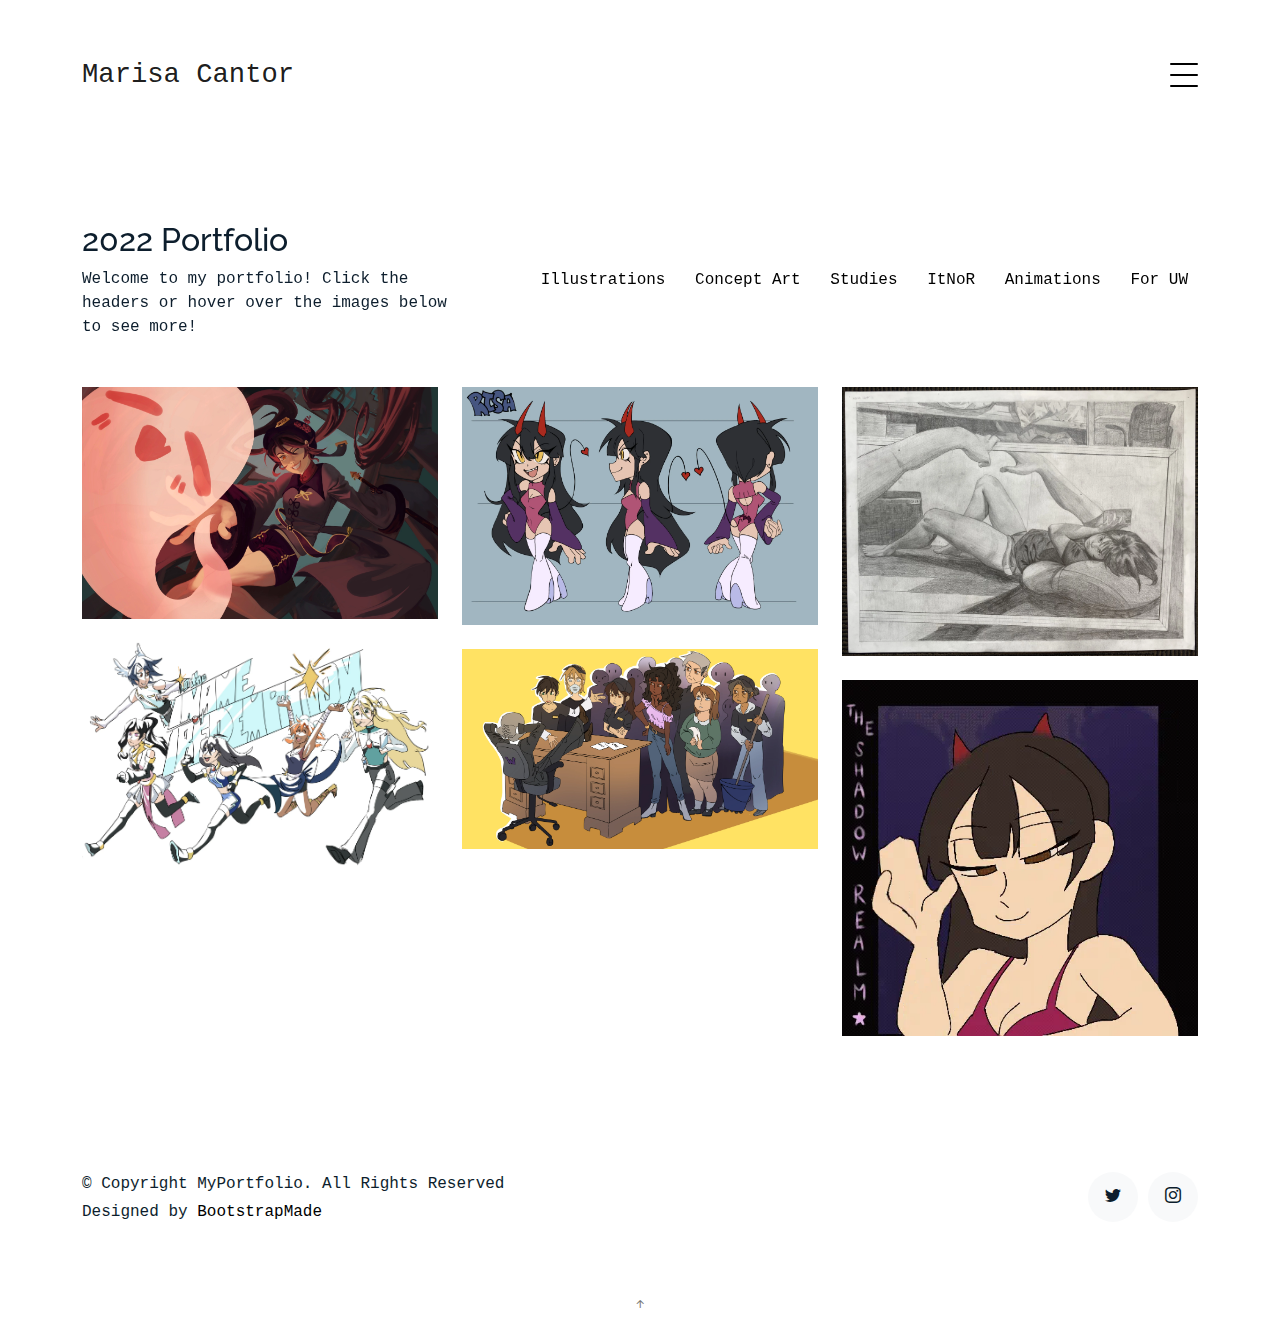
<file: index.html>
<!DOCTYPE html>
<html lang="en">

<head>
  <meta charset="utf-8">
  <meta content="width=device-width, initial-scale=1.0" name="viewport">

  <title>Marisa Cantor Portfolio</title>
  <meta content="" name="description">
  <meta content="" name="keywords">

  <!-- Favicons -->
  <link href="assets/img/favicon.png" rel="icon">
  <link href="assets/img/apple-touch-icon.png" rel="apple-touch-icon">

  <!-- Google Fonts -->
  <link href="https://fonts.googleapis.com/css?family=https://fonts.googleapis.com/css?family=Inconsolata:400,500,600,700|Raleway:400,400i,500,500i,600,600i,700,700i" rel="stylesheet">

  <!-- Vendor CSS Files -->
  <link href="assets/vendor/aos/aos.css" rel="stylesheet">
  <link href="assets/vendor/bootstrap/css/bootstrap.min.css" rel="stylesheet">
  <link href="assets/vendor/bootstrap-icons/bootstrap-icons.css" rel="stylesheet">
  <link href="assets/vendor/swiper/swiper-bundle.min.css" rel="stylesheet">

  <!-- Template Main CSS File -->
  <link href="assets/css/style.css" rel="stylesheet">

  <script src="csi.min.js"></script>

  <!-- =======================================================
  * Template Name: MyPortfolio - v4.7.0
  * Template URL: https://bootstrapmade.com/myportfolio-bootstrap-portfolio-website-template/
  * Author: BootstrapMade.com
  * License: https://bootstrapmade.com/license/
  ======================================================== -->
</head>

<body>

  <div data-include="navbar.html"></div>

  <main id="main">

    <!-- ======= Works Section ======= -->
    <section class="section site-portfolio">
      <div class="container">
        <div class="row mb-5 align-items-center">
          <div class="col-md-12 col-lg-6 mb-4 mb-lg-0 custom1" data-aos="fade-up">
            <h2>2022 Portfolio</h2>
            <p class="mb-0"> Welcome to my portfolio! Click the headers or hover over the images below to see more!</p>
          </div>
          <!-- subheads (all, illust, concept, etc)-->
          <div class="col-md-12 col-lg-6 text-start text-lg-end custom2" data-aos="fade-up" data-aos-delay="100">
            <div id="filters" class="filters">
              <!-- <a href="#" data-filter="*" class="active">All</a> -->
              <!-- <a href="#" data-filter="*" class="active">All</a> -->
              <!-- <a href="#" data-filter=".web">Illustrations</a> -->
              <a href="illustrations.html">Illustrations</a>
              <!-- <a href="#" data-filter=".design">Concept Art</a> -->
              <a href="conceptart.html">Concept Art</a>
              <!-- <a href="#" data-filter=".branding">Studies</a> -->
              <a href="studies.html">Studies</a>
              <!-- <a href="#" data-filter=".photography">ItNoR</a> -->
              <a href="ITNOR.html">ItNoR</a>

              <a href="animations.html">Animations</a>

              <a href="school art.html">For UW</a>


            </div>
          </div>
        </div>

        <!-- illustrations box-->
        <div id="portfolio-grid" class="row no-gutter" data-aos="fade-up" data-aos-delay="200">
          <div class="item web col-sm-6 col-md-4 col-lg-4 mb-4">
            <a href="illustrations.html" class="item-wrap fancybox">
              <div class="work-info">
                <h3>Illustrations</h3>
                <span>See more</span>
              </div>
              <img class="img-fluid-thumb" src="assets/img_webp/hutao.webp">
            </a>
          </div>

          <!-- concept art box -->
          <div class="item photography col-sm-6 col-md-4 col-lg-4 mb-4">
            <a href="conceptart.html" class="item-wrap fancybox">
              <div class="work-info">
                <h3>Concept Art</h3>
                <span>See more</span>
              </div>
              <img class="img-fluid-thumb" src="assets/img_webp/risaRef.webp">
            </a>
          </div>

          <!-- Studies box -->
          <div class="item branding col-sm-6 col-md-4 col-lg-4 mb-4">
            <a href="studies.html" class="item-wrap fancybox">
              <div class="work-info">
                <h3>Studies</h3>
                <span>See more</span>
              </div>
              <img class="img-fluid-thumb" src="assets/img_webp/290finalPt2.webp">
            </a>
          </div>

          <!-- ITNOR box -->
          <div class="item design col-sm-6 col-md-4 col-lg-4 mb-4">
            <a href="ITNOR.html" class="item-wrap fancybox">
              <div class="work-info">
                <h3>ItNoR</h3>
                <span>In the Name of Redemption</span>
              </div>
              <img class="img-fluid-thumb" src="assets/img_webp/itnor_titleCard.webp">
            </a>
          </div>

          <!-- school drawings box -->
          <div class="item photography col-sm-6 col-md-4 col-lg-4 mb-4">
            <a href="school art.html" class="item-wrap fancybox">
              <div class="work-info">
                <h3>For UW</h3>
                <span>Illustrations for the Daily and AHA @ UW</span>
              </div>
              <img class="img-fluid-thumb" src="assets/img_webp/theDaily1.webp">
            </a>
          </div>


          <!-- animations -->
          <div class="item branding col-sm-6 col-md-4 col-lg-4 mb-4">
            <a href="animations.html" class="item-wrap fancybox">
              <div class="work-info">
                <h3>Animations</h3>
                <span>See more</span>
              </div>
              <img class="img-fluid-thumb" src="assets/img_webp/tsr_logo_animated.webp">
            </a>
          </div>
        </div>
      </div>

    </section><!-- End  Works Section -->

  </main><!-- End #main -->

  <!-- ======= Footer ======= -->
  <footer class="footer" role="contentinfo">
    <div class="container">
      <div class="row">
        <div class="col-sm-6">
          <p class="mb-1">&copy; Copyright MyPortfolio. All Rights Reserved</p>
          <div class="credits">
            <!--
            All the links in the footer should remain intact.
            You can delete the links only if you purchased the pro version.
            Licensing information: https://bootstrapmade.com/license/
            Purchase the pro version with working PHP/AJAX contact form: https://bootstrapmade.com/buy/?theme=MyPortfolio
          -->
            Designed by <a href="https://bootstrapmade.com/">BootstrapMade</a>
          </div>
        </div>
        <div class="col-sm-6 social text-md-end">
          <a href="https://twitter.com/saewiam"><span class="bi bi-twitter"></span></a>
          <a href="https://www.instagram.com/saewiam"><span class="bi bi-instagram"></span></a>

        </div>
      </div>
    </div>
  </footer>

  <a href="#" class="back-to-top d-flex align-items-center justify-content-center"><i class="bi bi-arrow-up-short"></i></a>

  <!-- Vendor JS Files -->
  <script src="assets/vendor/aos/aos.js"></script>
  <script src="assets/vendor/bootstrap/js/bootstrap.bundle.min.js"></script>
  <script src="assets/vendor/isotope-layout/isotope.pkgd.min.js"></script>
  <script src="assets/vendor/swiper/swiper-bundle.min.js"></script>
  <script src="assets/vendor/php-email-form/validate.js"></script>

  <!-- Template Main JS File -->
  <script src="assets/js/main.js"></script>

</body>

</html>
</file>
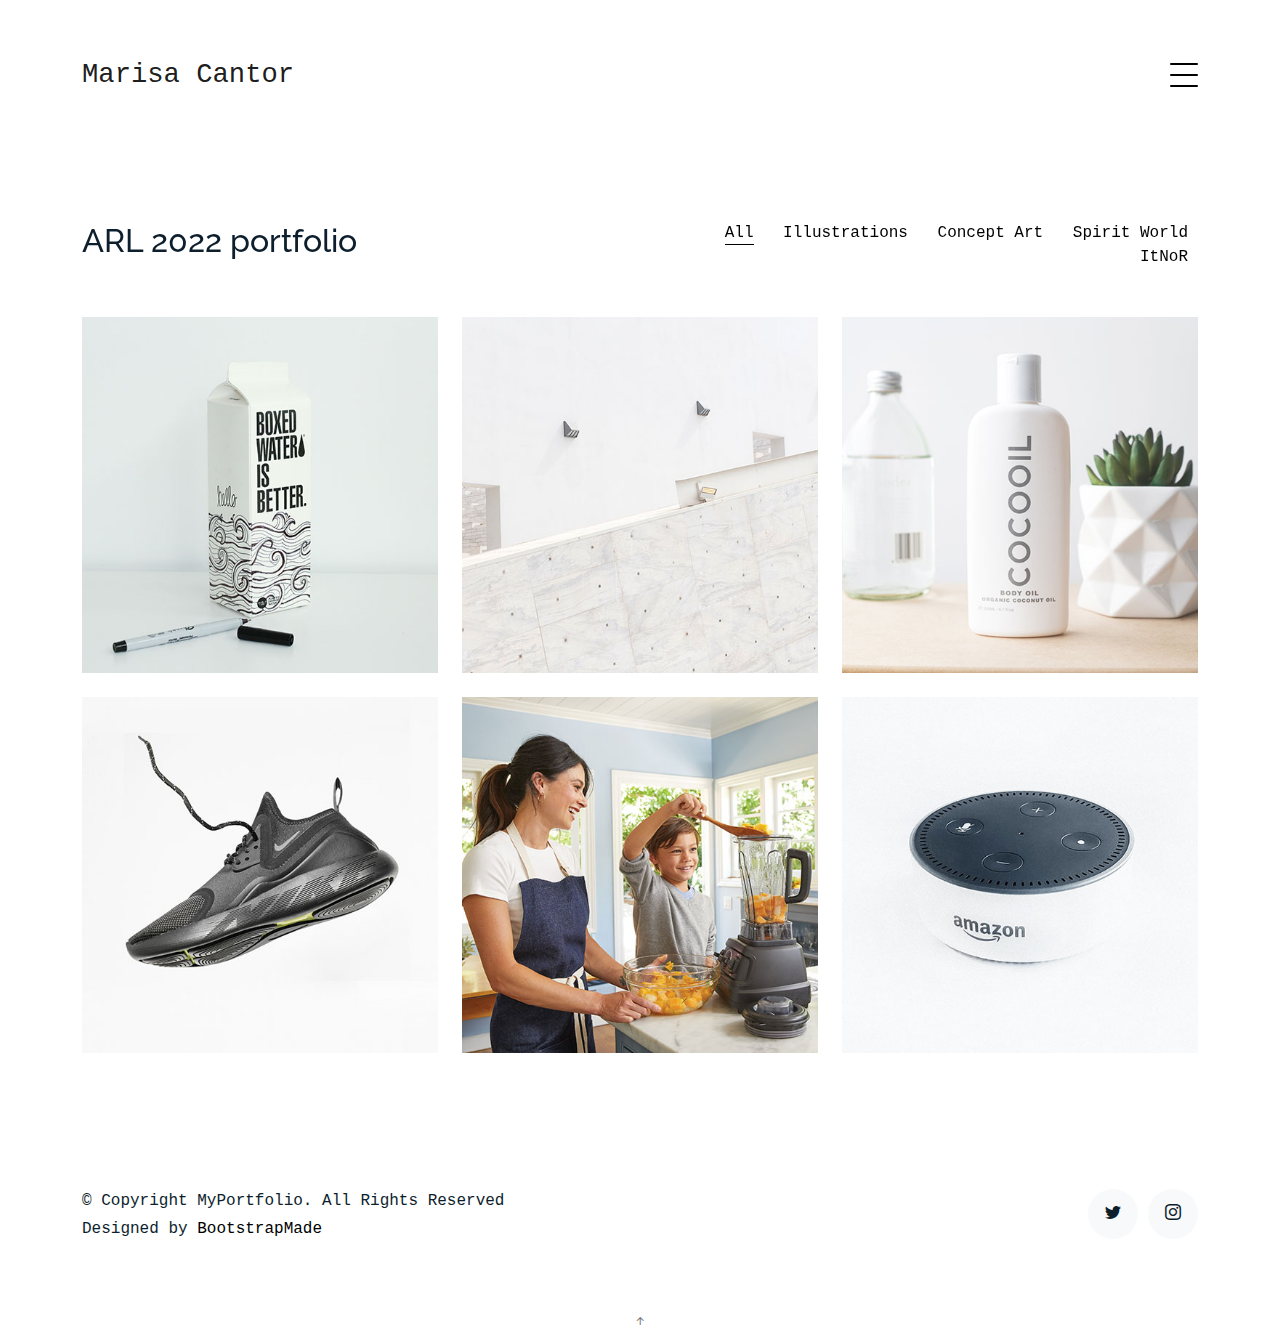
<file: MyPortfolio/index.html>
<!DOCTYPE html>
<html lang="en">

<head>
  <meta charset="utf-8">
  <meta content="width=device-width, initial-scale=1.0" name="viewport">

  <title>Marisa Cantor Portfolio</title>
  <meta content="" name="description">
  <meta content="" name="keywords">

  <!-- Favicons -->
  <link href="assets/img/favicon.png" rel="icon">
  <link href="assets/img/apple-touch-icon.png" rel="apple-touch-icon">

  <!-- Google Fonts -->
  <link href="https://fonts.googleapis.com/css?family=https://fonts.googleapis.com/css?family=Inconsolata:400,500,600,700|Raleway:400,400i,500,500i,600,600i,700,700i" rel="stylesheet">

  <!-- Vendor CSS Files -->
  <link href="assets/vendor/aos/aos.css" rel="stylesheet">
  <link href="assets/vendor/bootstrap/css/bootstrap.min.css" rel="stylesheet">
  <link href="assets/vendor/bootstrap-icons/bootstrap-icons.css" rel="stylesheet">
  <link href="assets/vendor/swiper/swiper-bundle.min.css" rel="stylesheet">

  <!-- Template Main CSS File -->
  <link href="assets/css/style.css" rel="stylesheet">

  <!-- =======================================================
  * Template Name: MyPortfolio - v4.7.0
  * Template URL: https://bootstrapmade.com/myportfolio-bootstrap-portfolio-website-template/
  * Author: BootstrapMade.com
  * License: https://bootstrapmade.com/license/
  ======================================================== -->
</head>

<body>

  <!-- ======= Navbar ======= -->
  <div class="collapse navbar-collapse custom-navmenu" id="main-navbar">
    <div class="container py-2 py-md-5">
      <div class="row align-items-start">
        <div class="col-md-2">
          <ul class="custom-menu">
            <li><a href="index.html">Home</a></li>
            <li class="active"><a href="about.html">About Me</a></li>
            <li><a href="works.html">Works</a></li>
            <li><a href="contact.html">Contact</a></li>
          </ul>
        </div>
        <div class="col-md-6 d-none d-md-block  mr-auto">
          <div class="tweet d-flex">
            <div>
              <p><em> Welcome to my portfolio! <br> </em></p>
            </div>
          </div>
        </div>
        <div class="col-md-4 d-none d-md-block">
          <h3>Marisa Cantor</h3>
          <p>Student digital artist <br> <a href="#">marisacantor2@gmail.com</a></p>
        </div>
      </div>

    </div>
  </div>

  <nav class="navbar navbar-light custom-navbar">
    <div class="container">
      <a class="navbar-brand" href="index.html">Marisa Cantor</a>
      <a href="#" class="burger" data-bs-toggle="collapse" data-bs-target="#main-navbar">
        <span></span>
      </a>
    </div>
  </nav>

  <main id="main">

    <!-- ======= Works Section ======= -->
    <section class="section site-portfolio">
      <div class="container">
        <div class="row mb-5 align-items-center">
          <div class="col-md-12 col-lg-6 mb-4 mb-lg-0" data-aos="fade-up">
            <h2>ARL 2022 portfolio</h2>
            <!-- <p class="mb-0"> Personal title (student, job etc)</p> -->
          </div>
          <div class="col-md-12 col-lg-6 text-start text-lg-end" data-aos="fade-up" data-aos-delay="100">
            <div id="filters" class="filters">
              <a href="#" data-filter="*" class="active">All</a>
              <a href="#" data-filter=".web">Illustrations</a>
              <a href="#" data-filter=".design">Concept Art</a>
              <a href="#" data-filter=".branding">Spirit World</a>
              <a href="#" data-filter=".photography">ItNoR</a>
            </div>
          </div>
        </div>
        <div id="portfolio-grid" class="row no-gutter" data-aos="fade-up" data-aos-delay="200">
          <div class="item web col-sm-6 col-md-4 col-lg-4 mb-4">
            <a href="work-single.html" class="item-wrap fancybox">
              <div class="work-info">
                <h3>Boxed Water</h3>
                <span>Web</span>
              </div>
              <img class="img-fluid" src="assets/img/img_1.jpg">
            </a>
          </div>
          <div class="item photography col-sm-6 col-md-4 col-lg-4 mb-4">
            <a href="work-single.html" class="item-wrap fancybox">
              <div class="work-info">
                <h3>Build Indoo</h3>
                <span>Photography</span>
              </div>
              <img class="img-fluid" src="assets/img/img_2.jpg">
            </a>
          </div>
          <div class="item branding col-sm-6 col-md-4 col-lg-4 mb-4">
            <a href="work-single.html" class="item-wrap fancybox">
              <div class="work-info">
                <h3>Cocooil</h3>
                <span>Branding</span>
              </div>
              <img class="img-fluid" src="assets/img/img_3.jpg">
            </a>
          </div>
          <div class="item design col-sm-6 col-md-4 col-lg-4 mb-4">
            <a href="work-single.html" class="item-wrap fancybox">
              <div class="work-info">
                <h3>Nike Shoe</h3>
                <span>Design</span>
              </div>
              <img class="img-fluid" src="assets/img/img_4.jpg">
            </a>
          </div>
          <div class="item photography col-sm-6 col-md-4 col-lg-4 mb-4">
            <a href="work-single.html" class="item-wrap fancybox">
              <div class="work-info">
                <h3>Kitchen Sink</h3>
                <span>Photography</span>
              </div>
              <img class="img-fluid" src="assets/img/img_5.jpg">
            </a>
          </div>
          <div class="item branding col-sm-6 col-md-4 col-lg-4 mb-4">
            <a href="work-single.html" class="item-wrap fancybox">
              <div class="work-info">
                <h3>Amazon</h3>
                <span>brandingn</span>
              </div>
              <img class="img-fluid" src="assets/img/img_6.jpg">
            </a>
          </div>
        </div>
      </div>
    </section><!-- End  Works Section -->
   
  </main><!-- End #main -->

  <!-- ======= Footer ======= -->
  <footer class="footer" role="contentinfo">
    <div class="container">
      <div class="row">
        <div class="col-sm-6">
          <p class="mb-1">&copy; Copyright MyPortfolio. All Rights Reserved</p>
          <div class="credits">
            <!--
            All the links in the footer should remain intact.
            You can delete the links only if you purchased the pro version.
            Licensing information: https://bootstrapmade.com/license/
            Purchase the pro version with working PHP/AJAX contact form: https://bootstrapmade.com/buy/?theme=MyPortfolio
          -->
            Designed by <a href="https://bootstrapmade.com/">BootstrapMade</a>
          </div>
        </div>
        <div class="col-sm-6 social text-md-end">
          <a href="#"><span class="bi bi-twitter"></span></a>
          <a href="#"><span class="bi bi-instagram"></span></a>

        </div>
      </div>
    </div>
  </footer>

  <a href="#" class="back-to-top d-flex align-items-center justify-content-center"><i class="bi bi-arrow-up-short"></i></a>

  <!-- Vendor JS Files -->
  <script src="assets/vendor/aos/aos.js"></script>
  <script src="assets/vendor/bootstrap/js/bootstrap.bundle.min.js"></script>
  <script src="assets/vendor/isotope-layout/isotope.pkgd.min.js"></script>
  <script src="assets/vendor/swiper/swiper-bundle.min.js"></script>
  <script src="assets/vendor/php-email-form/validate.js"></script>

  <!-- Template Main JS File -->
  <script src="assets/js/main.js"></script>

</body>

</html>
</file>
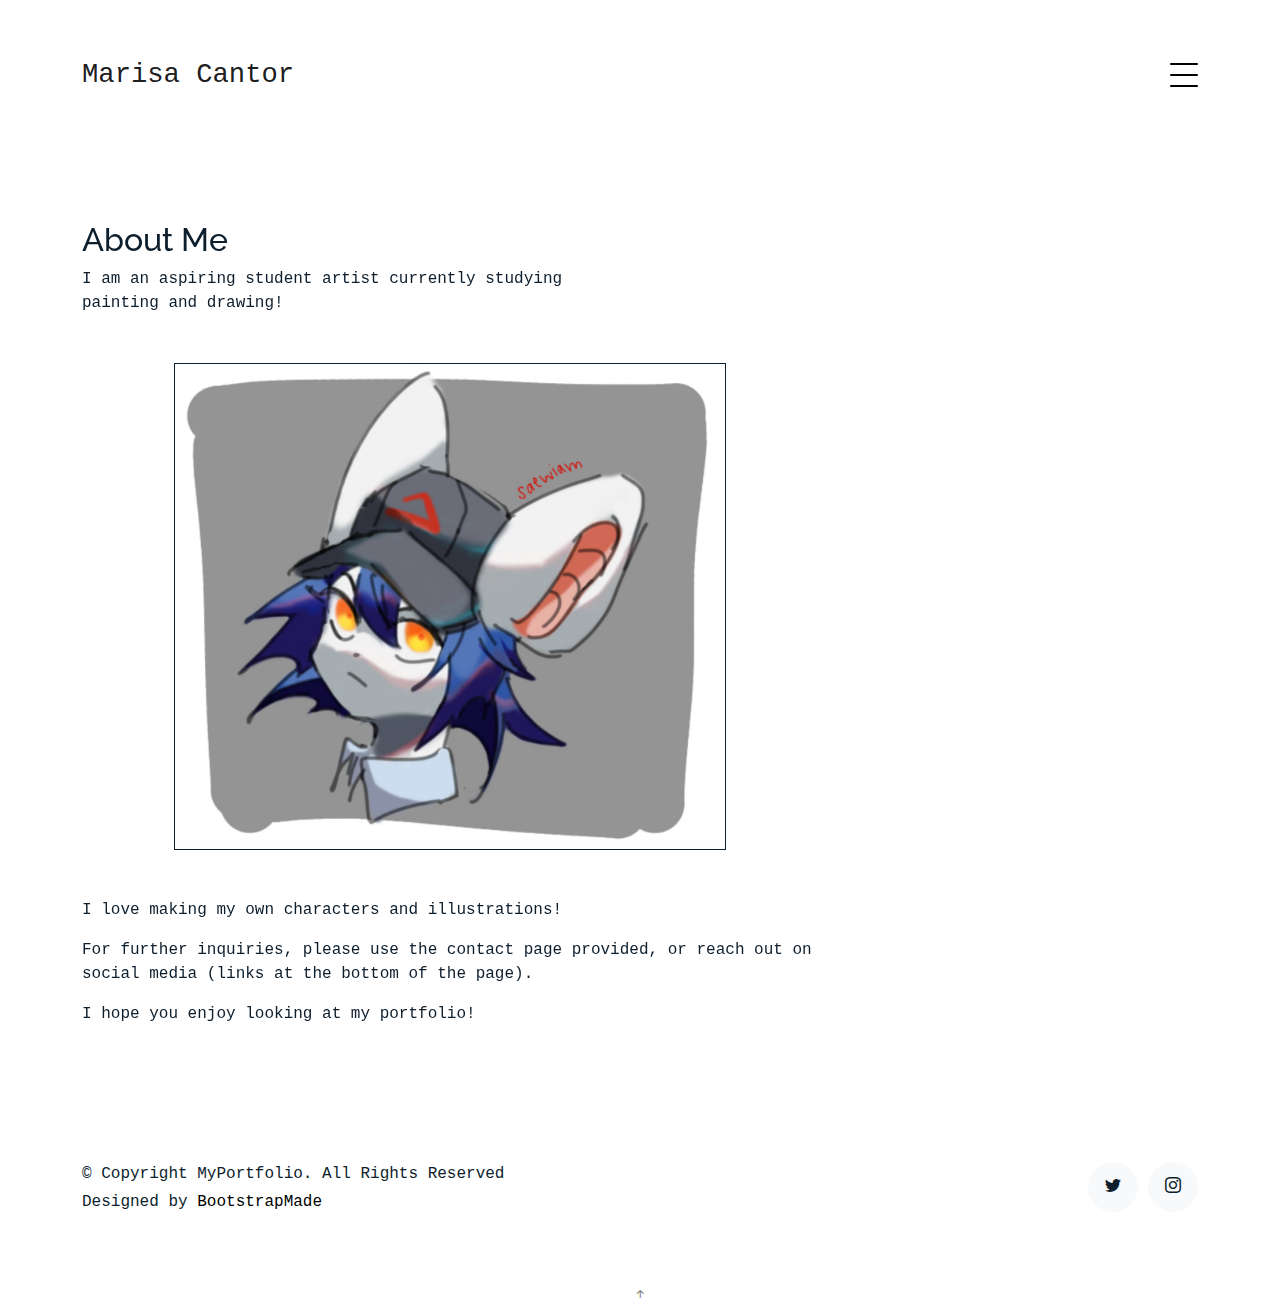
<file: about.html>
<!DOCTYPE html>
<html lang="en">

<head>
  <meta charset="utf-8">
  <meta content="width=device-width, initial-scale=1.0" name="viewport">

  <title>Marisa Cantor Portfolio</title>
  <meta content="" name="description">
  <meta content="" name="keywords">

  <!-- Favicons -->
  <link href="assets/img/favicon.png" rel="icon">
  <link href="assets/img/apple-touch-icon.png" rel="apple-touch-icon">

  <!-- Google Fonts -->
  <link href="https://fonts.googleapis.com/css?family=https://fonts.googleapis.com/css?family=Inconsolata:400,500,600,700|Raleway:400,400i,500,500i,600,600i,700,700i" rel="stylesheet">

  <!-- Vendor CSS Files -->
  <link href="assets/vendor/aos/aos.css" rel="stylesheet">
  <link href="assets/vendor/bootstrap/css/bootstrap.min.css" rel="stylesheet">
  <link href="assets/vendor/bootstrap-icons/bootstrap-icons.css" rel="stylesheet">
  <link href="assets/vendor/swiper/swiper-bundle.min.css" rel="stylesheet">

  <!-- Template Main CSS File -->
  <link href="assets/css/style.css" rel="stylesheet">

  <script src="csi.min.js"></script>

  <!-- =======================================================
  * Template Name: MyPortfolio - v4.7.0
  * Template URL: https://bootstrapmade.com/myportfolio-bootstrap-portfolio-website-template/
  * Author: BootstrapMade.com
  * License: https://bootstrapmade.com/license/
  ======================================================== -->
</head>

<body>

  <div data-include="navbar.html"></div>

  <main id="main">

    <section class="section pb-5">
      <div class="container">
        <div class="row mb-5 align-items-end">
          <div class="col-md-6" data-aos="fade-up">
            <h2>About Me</h2>
            <p class="mb-0"> I am an aspiring student artist currently studying painting and drawing!</p>
          </div>
        </div>
      </div>

      <!-- Skills section
          <div class="row">
          <div class="col-md-4 ml-auto order-2" data-aos="fade-up">
            <h3 class="h3 mb-4">Skills</h3>
            <ul class="list-unstyled">
              <li class="mb-3">
                <div class="d-flex mb-1">
                  <strong>WordPress</strong>
                  <span class="ml-auto">80%</span>
                </div>
                <div class="progress custom-progress">
                  <div class="progress-bar" role="progressbar" style="width: 80%" aria-valuenow="80" aria-valuemin="0" aria-valuemax="100"></div>
                </div>
              </li>
              <li class="mb-3">
                <div class="d-flex mb-1">
                  <strong>Photoshop</strong>
                  <span class="ml-auto">96%</span>
                </div>
                <div class="progress custom-progress">
                  <div class="progress-bar" role="progressbar" style="width: 96%" aria-valuenow="96" aria-valuemin="0" aria-valuemax="100"></div>
                </div>
              </li>
              <li class="mb-3">
                <div class="d-flex mb-1">
                  <strong>HTML5/CSS3</strong>
                  <span class="ml-auto">99%</span>
                </div>
                <div class="progress custom-progress">
                  <div class="progress-bar" role="progressbar" style="width: 99%" aria-valuenow="99" aria-valuemin="0" aria-valuemax="100"></div>
                </div>
              </li>
              <li class="mb-3">
                <div class="d-flex mb-1">
                  <strong>Veu</strong>
                  <span class="ml-auto">87%</span>
                </div>
                <div class="progress custom-progress">
                  <div class="progress-bar" role="progressbar" style="width: 87%" aria-valuenow="87" aria-valuemin="0" aria-valuemax="100"></div>
                </div>
              </li>
              <li class="mb-3">
                <div class="d-flex mb-1">
                  <strong>Angular</strong>
                  <span class="ml-auto">85%</span>
                </div>
                <div class="progress custom-progress">
                  <div class="progress-bar" role="progressbar" style="width: 85%" aria-valuenow="85" aria-valuemin="0" aria-valuemax="100"></div>
                </div>
              </li>
              <li class="mb-3">
                <div class="d-flex mb-1">
                  <strong>React</strong>
                  <span class="ml-auto">88%</span>
                </div>
                <div class="progress custom-progress">
                  <div class="progress-bar" role="progressbar" style="width: 88%" aria-valuenow="88" aria-valuemin="0" aria-valuemax="100"></div>
                </div>
              </li>
            </ul>
          </div> -->

      <!-- <div class="col-md-7 mb-5 mb-md-0" data-aos="fade-up">
        <picture>
          <source srcset="assets/img_avif/ashsketch.avif" type="image/avif" />
          <source srcset="assets/img_webp/ashsketchwebp" type="image/webp" />
          <img loading="lazy" decoding="async" src="assets/img/ashsketch.png" alt="2-chara illust" class="img-fluid">
        </picture>
        <br />
        <br />
        <p>I love making my own characters and illustrations!</p>
        <p>For further inquiries, please use the contact page provided, or reach out on social media (links at the bottom of the page).</p>
        <p>I hope you enjoy looking at my portfolio!</p>
        <!--<p><a href="#" class="readmore">Download my CV</a></p>
      </div>-->


      <div class="site-section pb-0">
        <div class="container">
          <div class="row align-items-stretch">
            <div class="col-md-8" data-aos="fade-up">
              <picture>
                <source srcset="assets/img_avif/ashsketch.avif" type="image/avif" />
                <source srcset="assets/img_webp/ashsketch.webp" type="image/webp" />
                <img loading="lazy" decoding="async" src="assets/img/ashsketch.png" alt="2-chara illust" class="img-fluid">
              </picture>
              <br />
              <br />
              <p>I love making my own characters and illustrations!</p>
              <p>For further inquiries, please use the contact page provided, or reach out on social media (links at the bottom of the page).</p>
              <p>I hope you enjoy looking at my portfolio!</p>
              <br />
              <br />
              <br />
            </div>
          </div>
        </div>
      </div>

    </section>

  </main><!-- End #main -->

  <!-- ======= Footer ======= -->
  <footer class="footer" role="contentinfo">
    <div class="container">
      <div class="row">
        <div class="col-sm-6">
          <p class="mb-1">&copy; Copyright MyPortfolio. All Rights Reserved</p>
          <div class="credits">
            <!--
            All the links in the footer should remain intact.
            You can delete the links only if you purchased the pro version.
            Licensing information: https://bootstrapmade.com/license/
            Purchase the pro version with working PHP/AJAX contact form: https://bootstrapmade.com/buy/?theme=MyPortfolio
          -->
            Designed by <a href="https://bootstrapmade.com/">BootstrapMade</a>
          </div>
        </div>
        <div class="col-sm-6 social text-md-end">
          <a href="https://twitter.com/saewiam"><span class="bi bi-twitter"></span></a>
          <a href="https://www.instagram.com/saewiam"><span class="bi bi-instagram"></span></a>
        </div>
      </div>
    </div>
  </footer>

  <a href="#" class="back-to-top d-flex align-items-center justify-content-center"><i class="bi bi-arrow-up-short"></i></a>

  <!-- Vendor JS Files -->
  <script src="assets/vendor/aos/aos.js"></script>
  <script src="assets/vendor/bootstrap/js/bootstrap.bundle.min.js"></script>
  <script src="assets/vendor/isotope-layout/isotope.pkgd.min.js"></script>
  <script src="assets/vendor/swiper/swiper-bundle.min.js"></script>
  <script src="assets/vendor/php-email-form/validate.js"></script>

  <!-- Template Main JS File -->
  <script src="assets/js/main.js"></script>

</body>

</html>
</file>
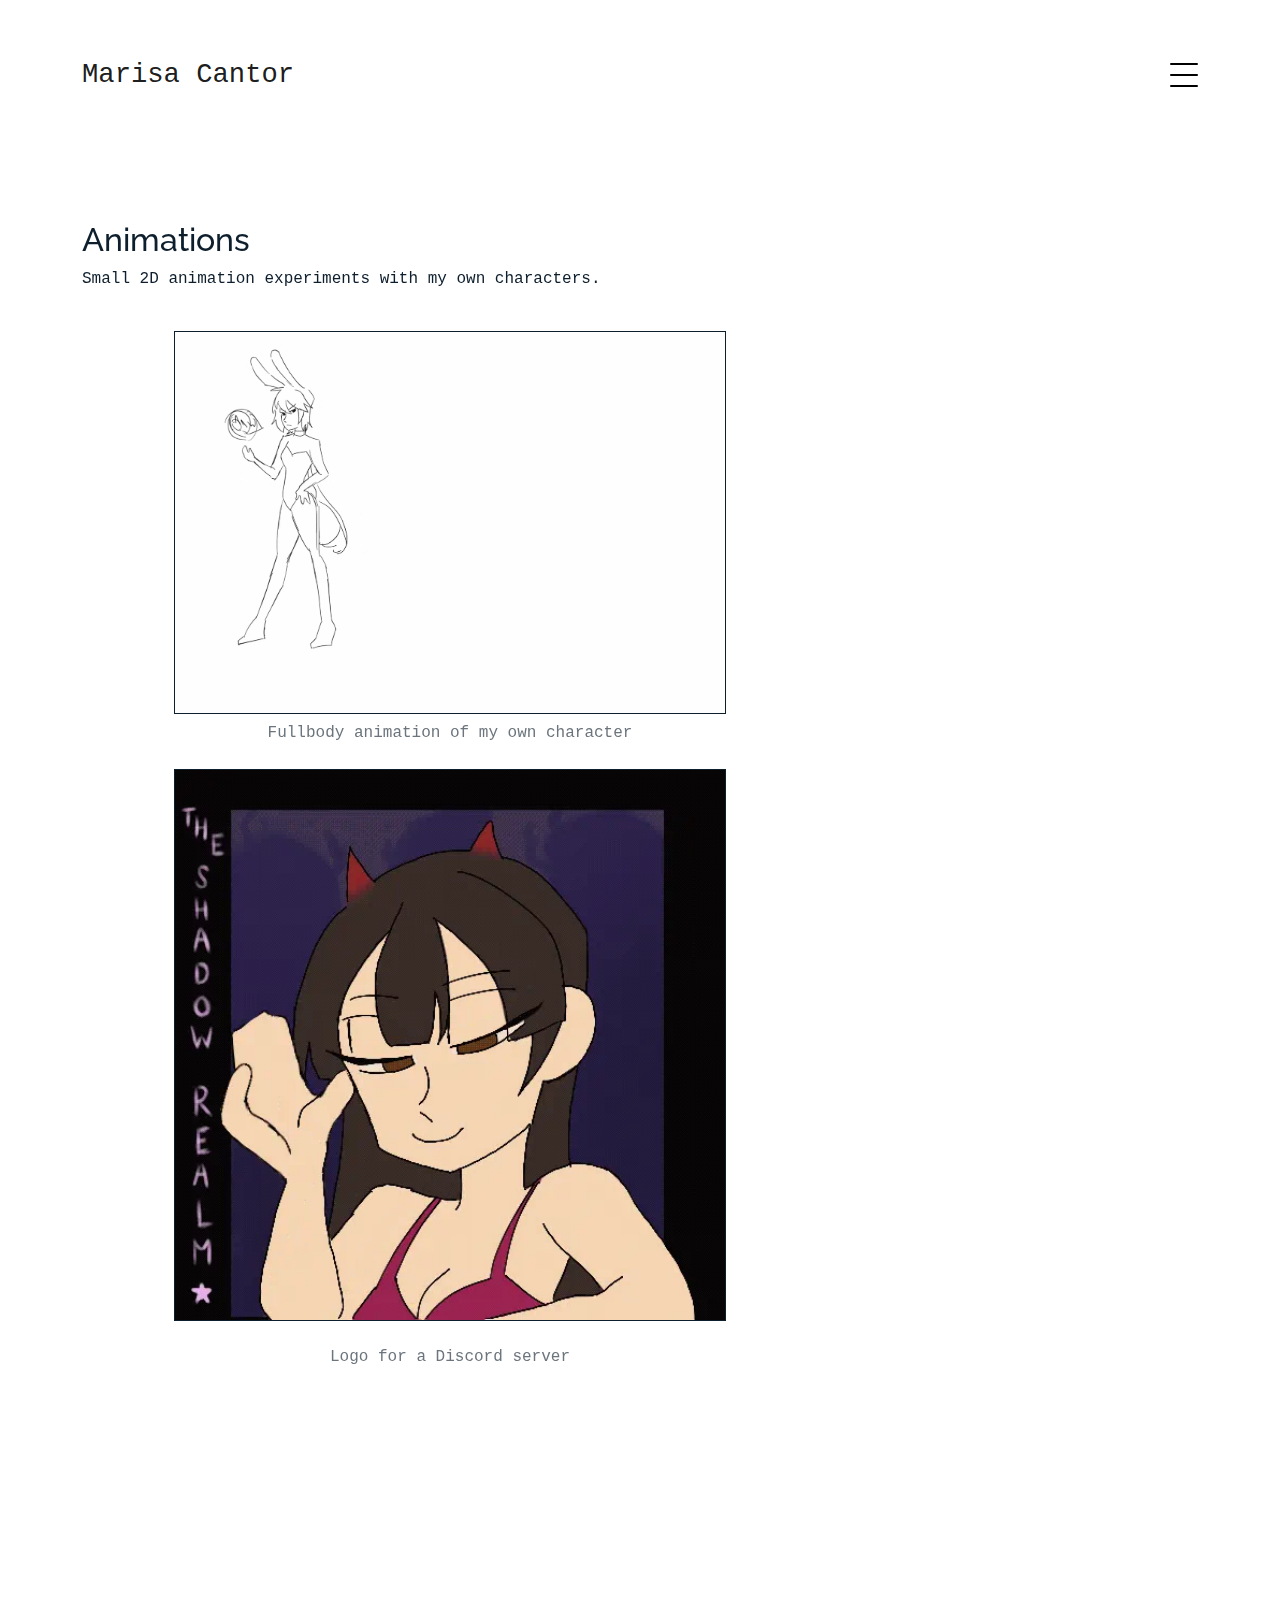
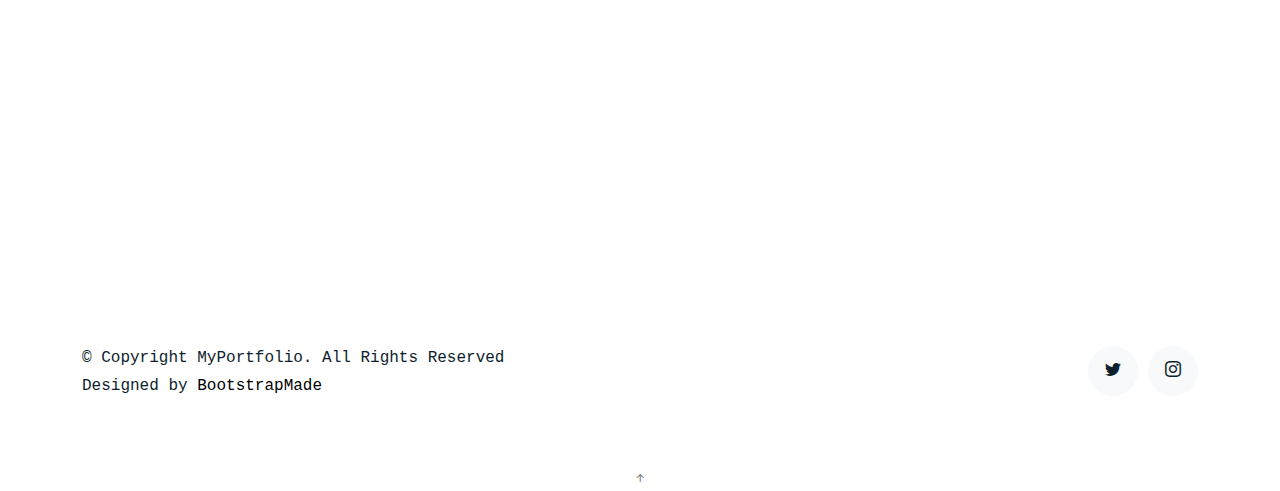
<file: animations.html>
<!DOCTYPE html>
<html lang="en">

<head>
  <meta charset="utf-8">
  <meta content="width=device-width, initial-scale=1.0" name="viewport">

  <title>Marisa Cantor Portfolio</title>
  <meta content="" name="description">
  <meta content="" name="keywords">

  <!-- Favicons -->
  <link href="assets/img/favicon.png" rel="icon">
  <link href="assets/img/apple-touch-icon.png" rel="apple-touch-icon">

  <!-- Google Fonts -->
  <link href="https://fonts.googleapis.com/css?family=https://fonts.googleapis.com/css?family=Inconsolata:400,500,600,700|Raleway:400,400i,500,500i,600,600i,700,700i" rel="stylesheet">

  <!-- Vendor CSS Files -->
  <link href="assets/vendor/aos/aos.css" rel="stylesheet">
  <link href="assets/vendor/bootstrap/css/bootstrap.min.css" rel="stylesheet">
  <link href="assets/vendor/bootstrap-icons/bootstrap-icons.css" rel="stylesheet">
  <link href="assets/vendor/swiper/swiper-bundle.min.css" rel="stylesheet">

  <!-- Template Main CSS File -->
  <link href="assets/css/style.css" rel="stylesheet">

  <script src="csi.min.js"></script>

  <!-- =======================================================
  * Template Name: MyPortfolio - v4.7.0
  * Template URL: https://bootstrapmade.com/myportfolio-bootstrap-portfolio-website-template/
  * Author: BootstrapMade.com
  * License: https://bootstrapmade.com/license/
  ======================================================== -->
</head>

<body>

  <div data-include="navbar.html"></div>

  <main id="main">

    <section class="section">
      <div class="container">
        <div class="row mb-4 align-items-center">
          <div class="col-md-6" data-aos="fade-up">
            <h2>Animations</h2>
            <p>Small 2D animation experiments with my own characters.</p>
          </div>
        </div>
      </div>

      <!-- indigo -->
      <div class="site-section pb-0">
        <div class="container">
          <div class="row align-items-stretch">
            <div class="col-md-8" data-aos="fade-up">
              <figure>
                <picture>
                  <source srcset="assets/img_webp/indigoBunny.webp" type="image/webp" />
                  <img src="assets/img_apng/indigoBunny.gif" alt="TSR logo" class="img-fluid">
                </picture>
                <figcaption>
                  <p class="mb-4 caption"><span class="text-muted">Fullbody animation of my own character</span></p>
                </figcaption>
              </figure>
            </div>
            <div class="col-md-3 ml-auto" data-aos="fade-up" data-aos-delay="100">
              <div class="sticky-content">
                <!-- <h3 class="h3">Ashbolt</h3> -->

                <!-- Code to add a longer description <div class="mb-5">
                  <p>Description here</p>
                </div> -->
              </div>
            </div>
          </div>
        </div>
      </div>

      <!-- TSR logo -->
      <div class="site-section pb-0">
        <div class="container">
          <div class="row align-items-stretch">
            <div class="col-md-8" data-aos="fade-up">
              <figure>
                <picture>
                  <source srcset="assets/img_webp/tsr_logo_animated.webp" type="image/webp" />
                  <img src="assets/img_apng/tsr_logo_animated.png" alt="TSR logo" class="img-fluid">
                </picture>
              </figure>
              <figcaption>
                <p class="mb-4 caption"><span class="text-muted">Logo for a Discord server</span></p>
              </figcaption>
            </div>
            <div class="col-md-3 ml-auto" data-aos="fade-up" data-aos-delay="100">
              <div class="sticky-content">
                <!-- <h3 class="h3">Red</h3> -->

                <!-- Code to add a longer description <div class="mb-5">
                    <p>Description here</p>
                  </div> -->
              </div>
            </div>
          </div>
        </div>
      </div>

      <!-- meowrisa gif -->
      <div class="site-section pb-0">
        <div class="container">
          <div class="row align-items-stretch">
            <div class="col-md-8" data-aos="fade-up">
              <figure>
                <picture>
                  <source srcset="assets/img_webp/meowrisa.webp" type="image/webp" />
                  <img src="assets/img_apng/meowrisa.gif" alt="Catgirl animation" class="img-fluid">
                </picture>
                <figcaption>
                  <p class="mb-4 caption"><span class="text-muted">Halfbody animation of my own character</span></p>
                </figcaption>
              </figure>
            </div>
            <div class="col-md-3 ml-auto" data-aos="fade-up" data-aos-delay="100">
              <div class="sticky-content">
                <!-- <h3 class="h3">Ashbolt</h3> -->

                <!-- Code to add a longer description <div class="mb-5">
                      <p>Description here</p>
                    </div> -->
              </div>
            </div>
          </div>
        </div>
      </div>

    </section>

  </main><!-- End #main -->

  <!-- ======= Footer ======= -->
  <footer class="footer" role="contentinfo">
    <div class="container">
      <div class="row">
        <div class="col-sm-6">
          <p class="mb-1">&copy; Copyright MyPortfolio. All Rights Reserved</p>
          <div class="credits">
            <!--
            All the links in the footer should remain intact.
            You can delete the links only if you purchased the pro version.
            Licensing information: https://bootstrapmade.com/license/
            Purchase the pro version with working PHP/AJAX contact form: https://bootstrapmade.com/buy/?theme=MyPortfolio
          -->
            Designed by <a href="https://bootstrapmade.com/">BootstrapMade</a>
          </div>
        </div>
        <div class="col-sm-6 social text-md-end">
          <a href="https://twitter.com/saewiam"><span class="bi bi-twitter"></span></a>
          <a href="https://www.instagram.com/saewiam"><span class="bi bi-instagram"></span></a>
        </div>
      </div>
    </div>
  </footer>

  <a href="#" class="back-to-top d-flex align-items-center justify-content-center"><i class="bi bi-arrow-up-short"></i></a>

  <!-- Vendor JS Files -->
  <script src="assets/vendor/aos/aos.js"></script>
  <script src="assets/vendor/bootstrap/js/bootstrap.bundle.min.js"></script>
  <script src="assets/vendor/isotope-layout/isotope.pkgd.min.js"></script>
  <script src="assets/vendor/swiper/swiper-bundle.min.js"></script>
  <script src="assets/vendor/php-email-form/validate.js"></script>

  <!-- Template Main JS File -->
  <script src="assets/js/main.js"></script>

</body>

</html>
</file>
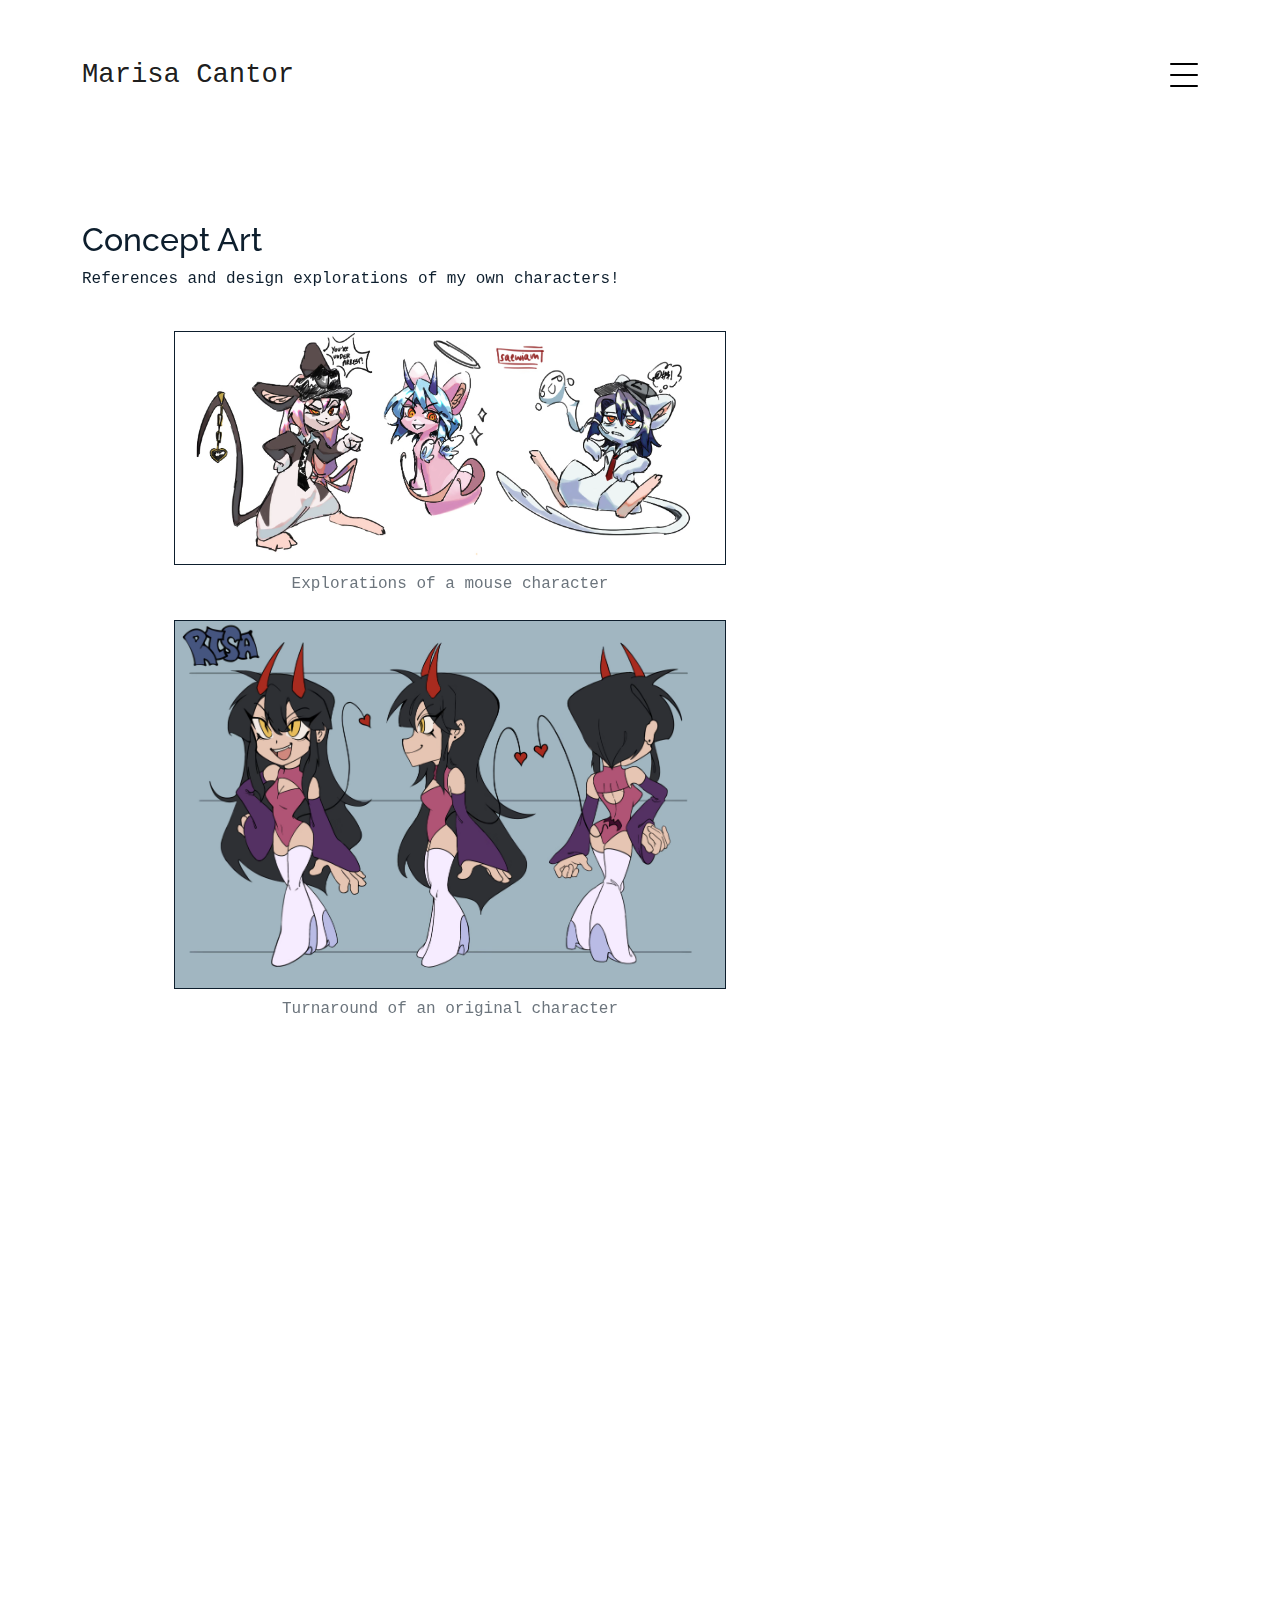
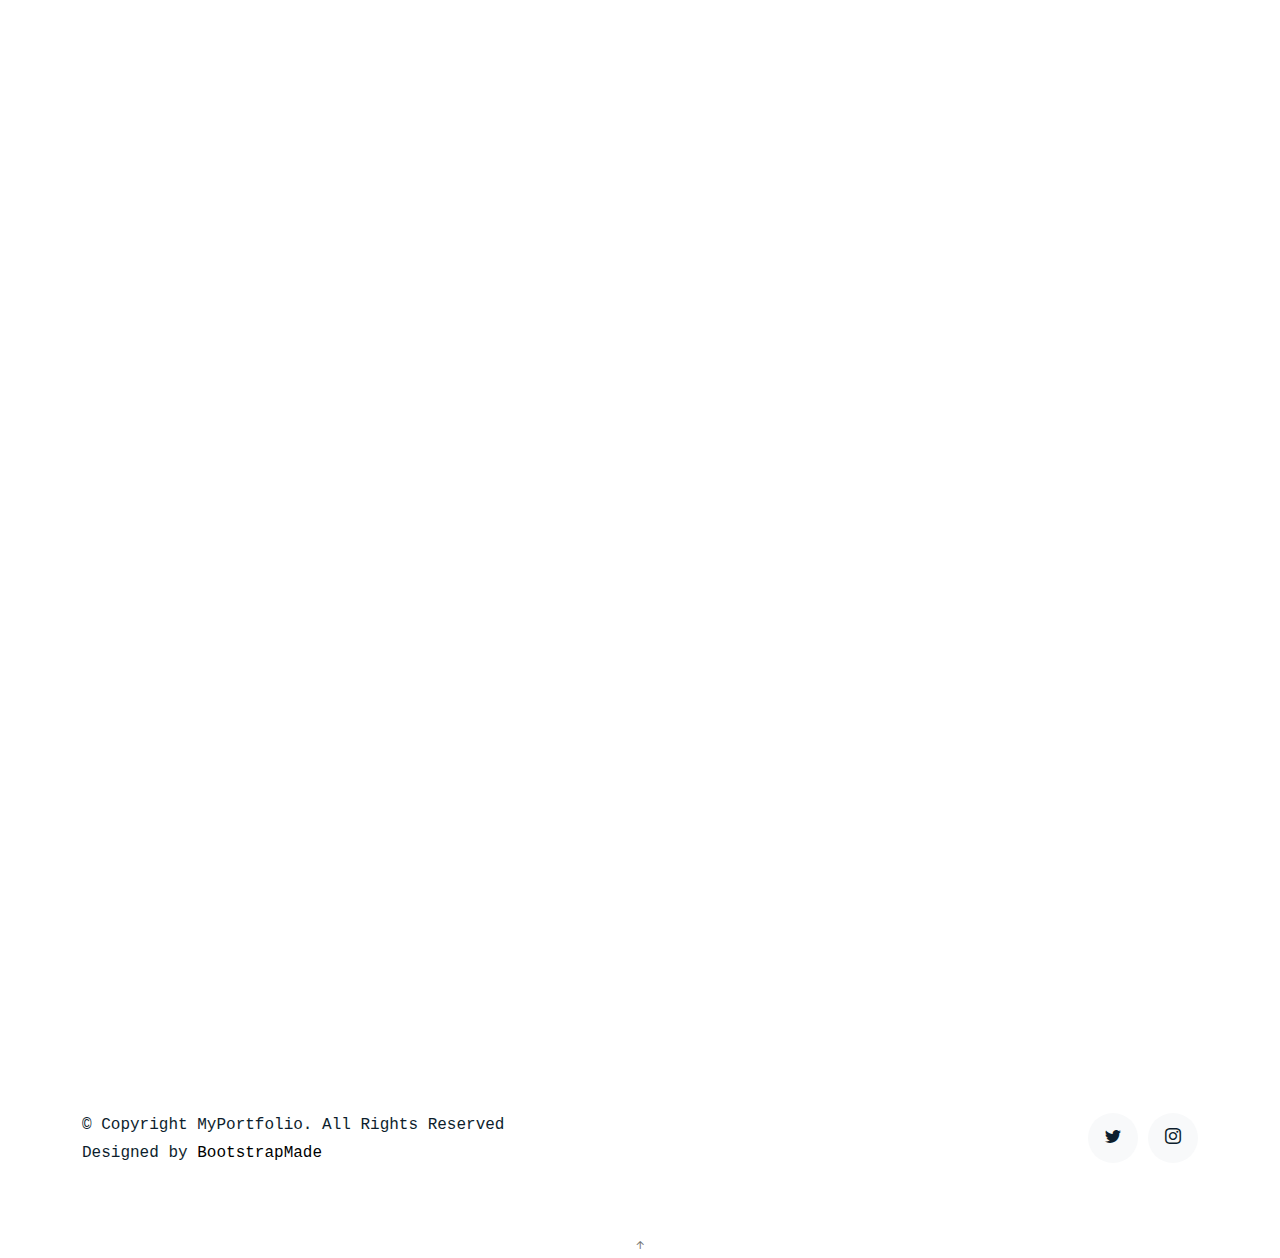
<file: conceptart.html>
<!DOCTYPE html>
<html lang="en">

<head>
  <meta charset="utf-8">
  <meta content="width=device-width, initial-scale=1.0" name="viewport">

  <title>Marisa Cantor Portfolio</title>
  <meta content="" name="description">
  <meta content="" name="keywords">

  <!-- Favicons -->
  <link href="assets/img/favicon.png" rel="icon">
  <link href="assets/img/apple-touch-icon.png" rel="apple-touch-icon">

  <!-- Google Fonts -->
  <link
    href="https://fonts.googleapis.com/css?family=https://fonts.googleapis.com/css?family=Inconsolata:400,500,600,700|Raleway:400,400i,500,500i,600,600i,700,700i"
    rel="stylesheet">

  <!-- Vendor CSS Files -->
  <link href="assets/vendor/aos/aos.css" rel="stylesheet">
  <link href="assets/vendor/bootstrap/css/bootstrap.min.css" rel="stylesheet">
  <link href="assets/vendor/bootstrap-icons/bootstrap-icons.css" rel="stylesheet">
  <link href="assets/vendor/swiper/swiper-bundle.min.css" rel="stylesheet">

  <!-- Template Main CSS File -->
  <link href="assets/css/style.css" rel="stylesheet">

  <script src="csi.min.js"></script>

  <!-- =======================================================
  * Template Name: MyPortfolio - v4.7.0
  * Template URL: https://bootstrapmade.com/myportfolio-bootstrap-portfolio-website-template/
  * Author: BootstrapMade.com
  * License: https://bootstrapmade.com/license/
  ======================================================== -->
</head>

<body>

  <div data-include="navbar.html"></div>

  <main id="main">

    <section class="section">
      <div class="container">
        <div class="row mb-4 align-items-center">
          <div class="col-md-6" data-aos="fade-up">
            <h2>Concept Art</h2>
            <p>References and design explorations of my own characters!</p>
          </div>
        </div>
      </div>

      <!-- Ashbolts -->
      <div class="site-section pb-0">
        <div class="container">
          <div class="row align-items-stretch">
            <div class="col-md-8" data-aos="fade-up">
              <figure>
                <picture>
                  <source srcset="assets/img_avif/ashbolts.avif" type="image/avif" />
                  <source srcset="assets/img_webp/ashbolts.webp" type="image/webp" />
                  <img loading="lazy" decoding="async" src="assets/img/ashbolts.jpg
                  " alt="Ashbolt drawing" class="img-fluid">
                </picture>
                <figcaption>
                  <p class="mb-4 caption"><span class="text-muted">Explorations of a mouse character</span></p>
                </figcaption>
              </figure>
            </div>
            <div class="col-md-3 ml-auto" data-aos="fade-up" data-aos-delay="100">
              <div class="sticky-content">
                <!-- <h3 class="h3">Hu Tao</h3> -->

                <!-- Code to add a longer description <div class="mb-5">
                  <p>Description here</p>
                </div> -->
              </div>
            </div>
          </div>
        </div>
      </div>

      <!-- Risa ref -->
      <div class="site-section pb-0">
        <div class="container">
          <div class="row align-items-stretch">
            <div class="col-md-8" data-aos="fade-up">
              <figure>
                <picture>
                  <source srcset="assets/img_avif/risaRef.avif" type="image/avif" />
                  <source srcset="assets/img_webp/risaRef.webp" type="image/webp" />
                  <img loading="lazy" decoding="async" src="assets/img/risaRef.jpg
                    " alt="Risa ref" class="img-fluid">
                </picture>
                <figcaption>
                  <p class="mb-4 caption"><span class="text-muted">Turnaround of an original character</span></p>
                </figcaption>

              </figure>
            </div>
            <div class="col-md-3 ml-auto" data-aos="fade-up" data-aos-delay="100">
              <div class="sticky-content">
                <!-- <h3 class="h3">Red</h3> -->

                <!-- Code to add a longer description <div class="mb-5">
                    <p>Description here</p>
                  </div> -->
              </div>
            </div>
          </div>
        </div>
      </div>

      <!-- Misa ref -->
      <div class="site-section pb-0">
        <div class="container">
          <div class="row align-items-stretch">
            <div class="col-md-8" data-aos="fade-up">
              <figure>
                <picture>
                  <source srcset="assets/img_avif/misaRef.avif" type="image/avif" />
                  <source srcset="assets/img_webp/misaRef.webp" type="image/webp" />
                  <img loading="lazy" decoding="async" src="assets/img/misaRef.jpg
                      " alt="Misa ref" class="img-fluid">
                </picture>
                <figcaption>
                  <p class="mb-4 caption"><span class="text-muted">Turnaround of an original character</span></p>
                </figcaption>

              </figure>
            </div>
            <div class="col-md-3 ml-auto" data-aos="fade-up" data-aos-delay="100">
              <div class="sticky-content">
                <!--<h3 class="h3"> drawing title </h3> -->

                <!-- Code to add a longer description <div class="mb-5">
                      <p>Description here</p>
                    </div> -->
              </div>
            </div>
          </div>
        </div>
      </div>

      <!-- Sachie explorations -->
      <div class="site-section pb-0">
        <div class="container">
          <div class="row align-items-stretch">
            <div class="col-md-8" data-aos="fade-up">
              <figure>
                <picture>
                  <source srcset="assets/img_avif/sachieRef.avif" type="image/avif" />
                  <source srcset="assets/img_webp/sachieRef.webp" type="image/webp" />
                  <img loading="lazy" decoding="async" src="assets/img/sachieRef.jpg
                        " alt="Sachie ref" class="img-fluid">
                </picture>
                <figcaption>
                  <p class="mb-4 caption"><span class="text-muted">Character explorations for a
                      personal video game project</span></p>
                </figcaption>

              </figure>
            </div>
            <div class="col-md-3 ml-auto" data-aos="fade-up" data-aos-delay="100">
              <div class="sticky-content">
                <!--<h3 class="h3"> drawing title </h3> -->

                <!-- Code to add a longer description <div class="mb-5">
                        <p>Description here</p>
                      </div> -->
              </div>
            </div>
          </div>
        </div>
      </div>

      <!-- SP World MC explorations -->
      <div class="site-section pb-0">
        <div class="container">
          <div class="row align-items-stretch">
            <div class="col-md-8" data-aos="fade-up">
              <figure>
                <picture>
                  <source srcset="assets/img_avif/spWorld_mc_designs.avif" type="image/avif" />
                  <source srcset="assets/img_webp/spWorld_mc_designs.webp" type="image/webp" />
                  <img loading="lazy" decoding="async" src="assets/img/spWorld_mc_designs.jpg
                          " alt="Hu Tao drawing" class="img-fluid">
                </picture>
                <figcaption>
                  <p class="mb-4 caption"><span class="text-muted">Character explorations for a personal video
                      game project</span></p>
                </figcaption>

              </figure>
            </div>
            <div class="col-md-3 ml-auto" data-aos="fade-up" data-aos-delay="100">
              <div class="sticky-content">
                <!--<h3 class="h3"> drawing title </h3> -->

                <!-- Code to add a longer description <div class="mb-5">
                        <p>Description here</p>
                      </div> -->
              </div>
            </div>
          </div>
        </div>
      </div>

      <!-- Ash, cyan, red -->
      <div class="site-section pb-0">
        <div class="container">
          <div class="row align-items-stretch">
            <div class="col-md-8" data-aos="fade-up">
              <figure>
                <picture>
                  <source srcset="assets/img_avif/ashCyanRed.avif" type="image/avif" />
                  <source srcset="assets/img_webp/ashCyanRed.webp" type="image/webp" />
                  <img loading="lazy" decoding="async" src="assets/img/ashCyanRed.jpg
                            " alt="Hu Tao drawing" class="img-fluid">
                </picture>
                <figcaption>
                  <p class="mb-4 caption"><span class="text-muted">Miscellaneous character explorations</span>
                  </p>
                </figcaption>

              </figure>
            </div>
            <div class="col-md-3 ml-auto" data-aos="fade-up" data-aos-delay="100">
              <div class="sticky-content">
                <!--<h3 class="h3"> drawing title </h3> -->

                <!-- Code to add a longer description <div class="mb-5">
                        <p>Description here</p>
                      </div> -->
              </div>
            </div>
          </div>
        </div>
      </div>

    </section>



  </main><!-- End #main -->

  <!-- ======= Footer ======= -->
  <footer class="footer" role="contentinfo">
    <div class="container">
      <div class="row">
        <div class="col-sm-6">
          <p class="mb-1">&copy; Copyright MyPortfolio. All Rights Reserved</p>
          <div class="credits">
            <!--
            All the links in the footer should remain intact.
            You can delete the links only if you purchased the pro version.
            Licensing information: https://bootstrapmade.com/license/
            Purchase the pro version with working PHP/AJAX contact form: https://bootstrapmade.com/buy/?theme=MyPortfolio
          -->
            Designed by <a href="https://bootstrapmade.com/">BootstrapMade</a>
          </div>
        </div>
        <div class="col-sm-6 social text-md-end">
          <a href="https://twitter.com/saewiam"><span class="bi bi-twitter"></span></a>
          <a href="https://www.instagram.com/saewiam"><span class="bi bi-instagram"></span></a>
        </div>
      </div>
    </div>
  </footer>

  <a href="#" class="back-to-top d-flex align-items-center justify-content-center"><i
      class="bi bi-arrow-up-short"></i></a>

  <!-- Vendor JS Files -->
  <script src="assets/vendor/aos/aos.js"></script>
  <script src="assets/vendor/bootstrap/js/bootstrap.bundle.min.js"></script>
  <script src="assets/vendor/isotope-layout/isotope.pkgd.min.js"></script>
  <script src="assets/vendor/swiper/swiper-bundle.min.js"></script>
  <script src="assets/vendor/php-email-form/validate.js"></script>

  <!-- Template Main JS File -->
  <script src="assets/js/main.js"></script>

</body>

</html>
</file>
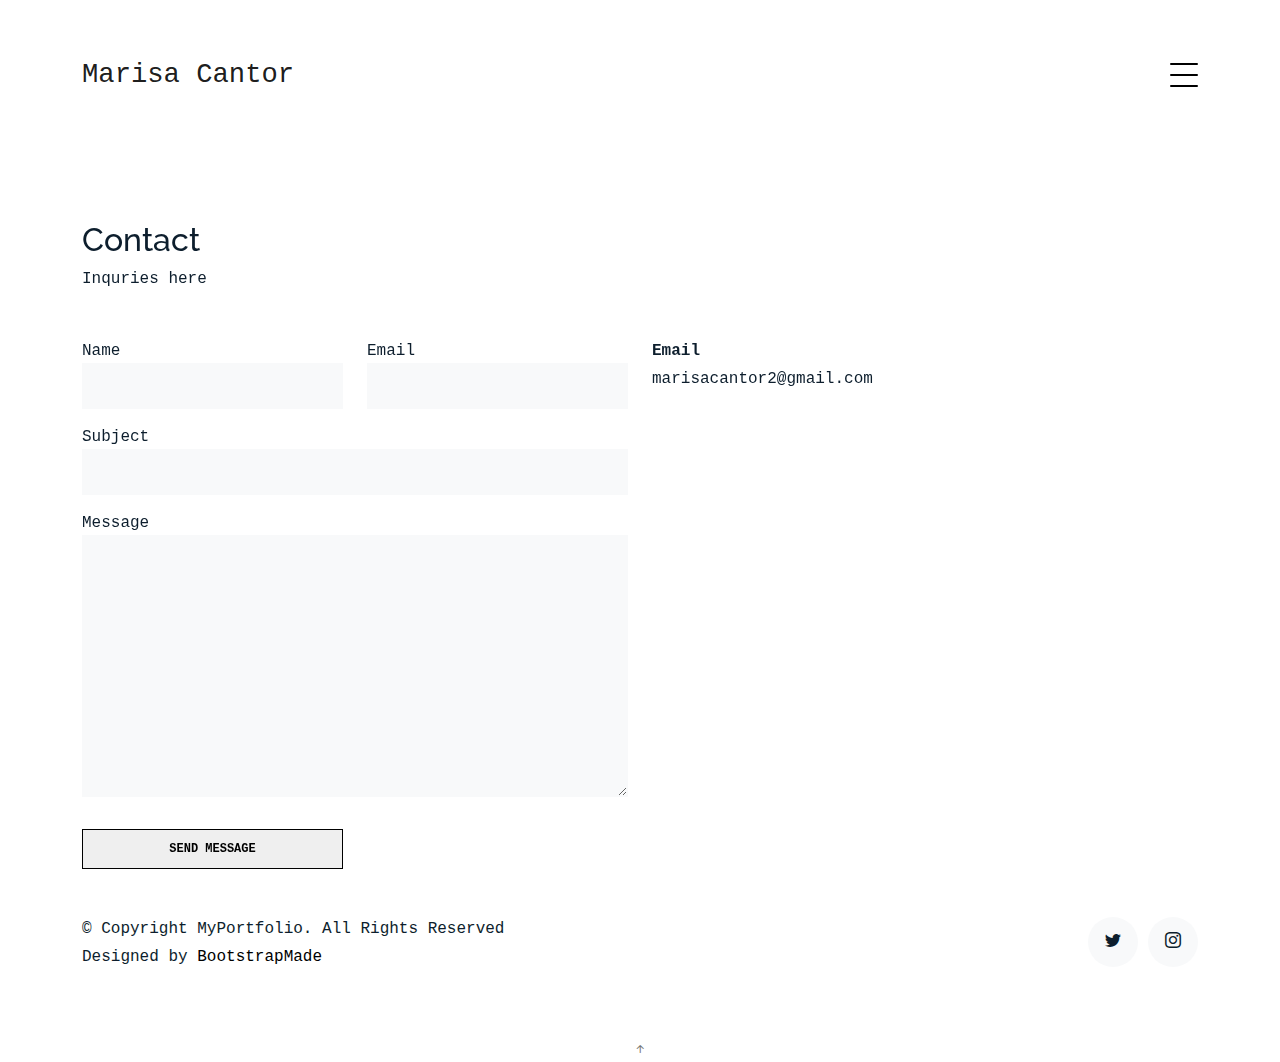
<file: contact.html>
<!DOCTYPE html>
<html lang="en">

<head>
  <meta charset="utf-8">
  <meta content="width=device-width, initial-scale=1.0" name="viewport">

  <title>MyPortfolio Bootstrap Template - Contact</title>
  <meta content="" name="description">
  <meta content="" name="keywords">

  <!-- Favicons -->
  <link href="assets/img/favicon.png" rel="icon">
  <link href="assets/img/apple-touch-icon.png" rel="apple-touch-icon">

  <!-- Google Fonts -->
  <link href="https://fonts.googleapis.com/css?family=https://fonts.googleapis.com/css?family=Inconsolata:400,500,600,700|Raleway:400,400i,500,500i,600,600i,700,700i" rel="stylesheet">

  <!-- Vendor CSS Files -->
  <link href="assets/vendor/aos/aos.css" rel="stylesheet">
  <link href="assets/vendor/bootstrap/css/bootstrap.min.css" rel="stylesheet">
  <link href="assets/vendor/bootstrap-icons/bootstrap-icons.css" rel="stylesheet">
  <link href="assets/vendor/swiper/swiper-bundle.min.css" rel="stylesheet">

  <!-- Template Main CSS File -->
  <link href="assets/css/style.css" rel="stylesheet">

  <script src="csi.min.js"></script>

  <!-- =======================================================
  * Template Name: MyPortfolio - v4.7.0
  * Template URL: https://bootstrapmade.com/myportfolio-bootstrap-portfolio-website-template/
  * Author: BootstrapMade.com
  * License: https://bootstrapmade.com/license/
  ======================================================== -->
</head>

<body>

  <div data-include="navbar.html"></div>

  <main id="main">

    <section class="section pb-5">
      <div class="container">

        <div class="row mb-5 align-items-end">
          <div class="col-md-6" data-aos="fade-up">
            <h2>Contact</h2>
            <p class="mb-0"> Inquries here
            </p>
          </div>

        </div>

        <div class="row">
          <div class="col-md-6 mb-5 mb-md-0" data-aos="fade-up">

            <form action="forms/contact.php" method="post" role="form" class="php-email-form">

              <div class="row gy-3">
                <div class="col-md-6 form-group">
                  <label for="name">Name</label>
                  <input type="text" name="name" class="form-control" id="name" required>
                </div>
                <div class="col-md-6 form-group">
                  <label for="name">Email</label>
                  <input type="email" class="form-control" name="email" id="email" required>
                </div>
                <div class="col-md-12 form-group">
                  <label for="name">Subject</label>
                  <input type="text" class="form-control" name="subject" id="subject" required>
                </div>
                <div class="col-md-12 form-group">
                  <label for="name">Message</label>
                  <textarea class="form-control" name="message" cols="30" rows="10" required></textarea>
                </div>

                <div class="col-md-12 my-3">
                  <div class="loading">Loading</div>
                  <div class="error-message"></div>
                  <div class="sent-message">Your message has been sent. Thank you!</div>
                </div>

                <div class="col-md-6 mt-0 form-group">
                  <input type="submit" class="readmore d-block w-100" value="Send Message">
                </div>
              </div>

            </form>

          </div>

          <div class="col-md-4 ml-auto order-2" data-aos="fade-up">
            <ul class="list-unstyled">
              <!-- <li class="mb-3">
                <strong class="d-block mb-1">Address</strong>
                <span>203 Fake St. Mountain View, San Francisco, California, USA</span>
              </li>
              <li class="mb-3">
                <strong class="d-block mb-1">Phone</strong>
                <span>+1 232 3235 324</span>
              </li> -->
              <li class="mb-3">
                <strong class="d-block mb-1">Email</strong>
                <span>marisacantor2@gmail.com</span>
              </li>
            </ul>
          </div>

        </div>

      </div>

    </section>

  </main><!-- End #main -->

  <!-- ======= Footer ======= -->
  <footer class="footer" role="contentinfo">
    <div class="container">
      <div class="row">
        <div class="col-sm-6">
          <p class="mb-1">&copy; Copyright MyPortfolio. All Rights Reserved</p>
          <div class="credits">
            <!--
            All the links in the footer should remain intact.
            You can delete the links only if you purchased the pro version.
            Licensing information: https://bootstrapmade.com/license/
            Purchase the pro version with working PHP/AJAX contact form: https://bootstrapmade.com/buy/?theme=MyPortfolio
          -->
            Designed by <a href="https://bootstrapmade.com/">BootstrapMade</a>
          </div>
        </div>
        <div class="col-sm-6 social text-md-end">
          <a href="https://twitter.com/saewiam"><span class="bi bi-twitter"></span></a>
          <a href="https://www.instagram.com/saewiam"><span class="bi bi-instagram"></span></a>
        </div>
      </div>
    </div>
  </footer>

  <a href="#" class="back-to-top d-flex align-items-center justify-content-center"><i class="bi bi-arrow-up-short"></i></a>

  <!-- Vendor JS Files -->
  <script src="assets/vendor/aos/aos.js"></script>
  <script src="assets/vendor/bootstrap/js/bootstrap.bundle.min.js"></script>
  <script src="assets/vendor/isotope-layout/isotope.pkgd.min.js"></script>
  <script src="assets/vendor/swiper/swiper-bundle.min.js"></script>
  <script src="assets/vendor/php-email-form/validate.js"></script>

  <!-- Template Main JS File -->
  <script src="assets/js/main.js"></script>

</body>

</html>
</file>
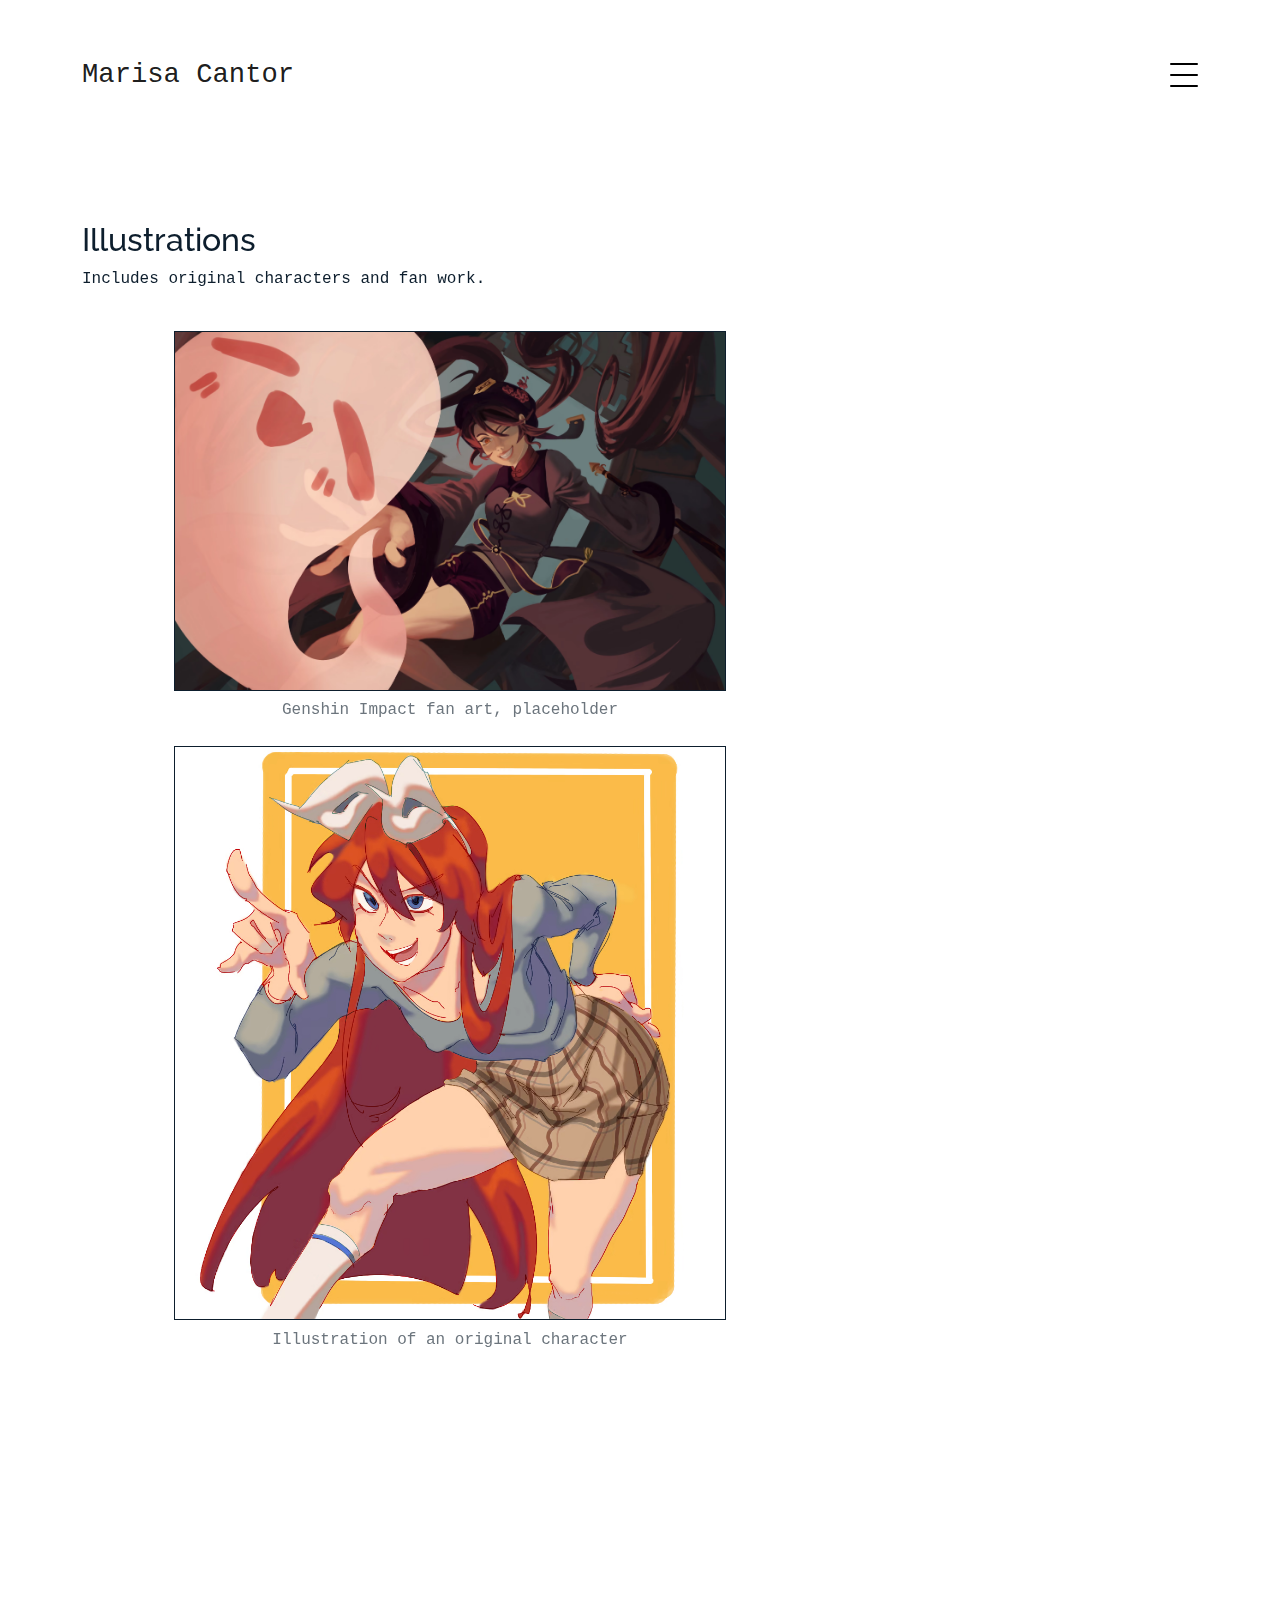
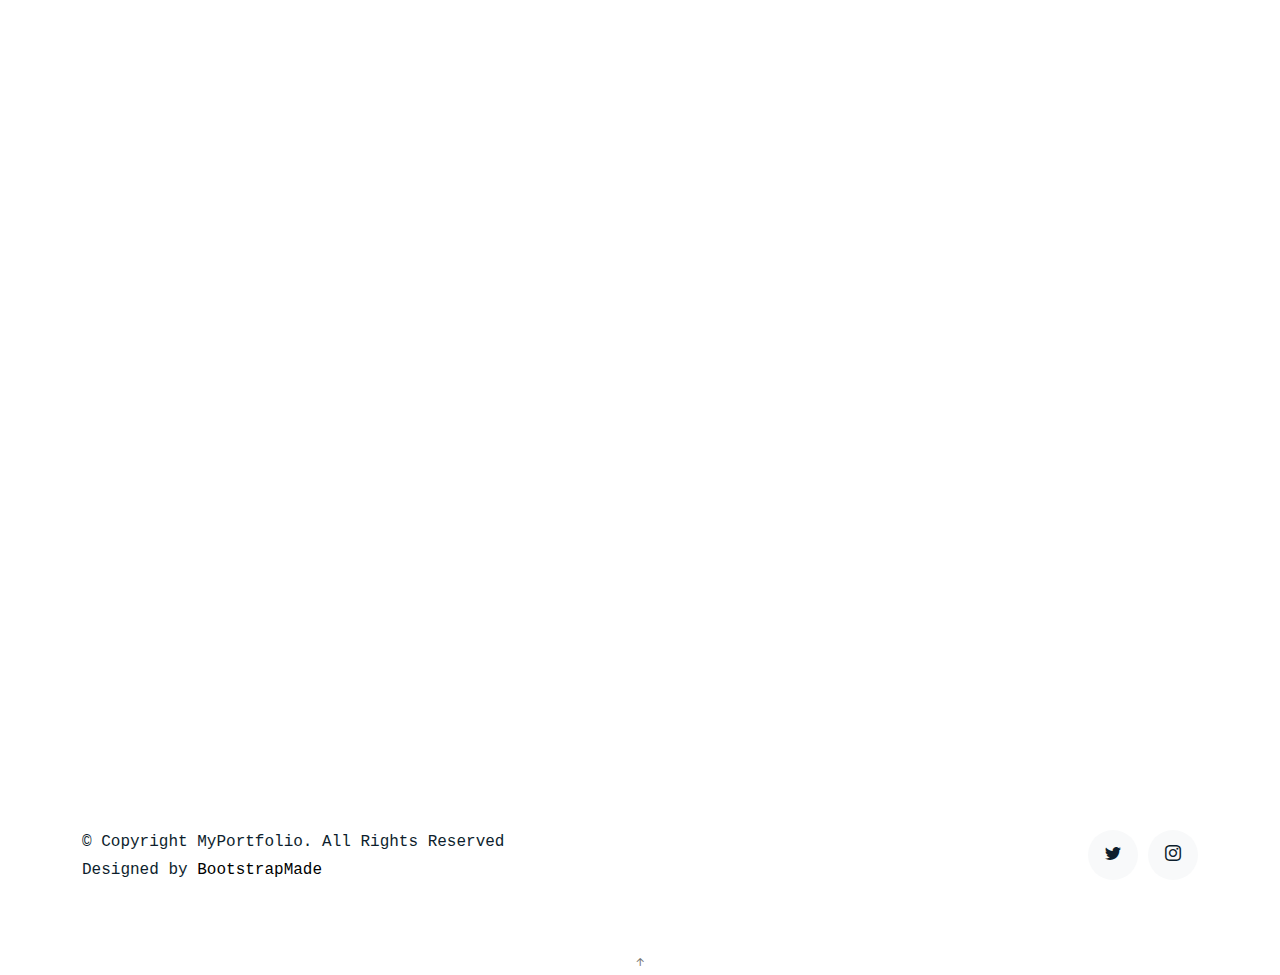
<file: illustrations.html>
<!DOCTYPE html>
<html lang="en">

<head>
  <meta charset="utf-8">
  <meta content="width=device-width, initial-scale=1.0" name="viewport">

  <title>MyPortfolio Bootstrap Template - Work Single</title>
  <meta content="" name="description">
  <meta content="" name="keywords">

  <!-- Favicons -->
  <link href="assets/img/favicon.png" rel="icon">
  <link href="assets/img/apple-touch-icon.png" rel="apple-touch-icon">

  <!-- Google Fonts -->
  <link
    href="https://fonts.googleapis.com/css?family=https://fonts.googleapis.com/css?family=Inconsolata:400,500,600,700|Raleway:400,400i,500,500i,600,600i,700,700i"
    rel="stylesheet">

  <!-- Vendor CSS Files -->
  <link href="assets/vendor/aos/aos.css" rel="stylesheet">
  <link href="assets/vendor/bootstrap/css/bootstrap.min.css" rel="stylesheet">
  <link href="assets/vendor/bootstrap-icons/bootstrap-icons.css" rel="stylesheet">
  <link href="assets/vendor/swiper/swiper-bundle.min.css" rel="stylesheet">

  <!-- Template Main CSS File -->
  <link href="assets/css/style.css" rel="stylesheet">

  <script src="csi.min.js"></script>

  <!-- =======================================================
  * Template Name: MyPortfolio - v4.7.0
  * Template URL: https://bootstrapmade.com/myportfolio-bootstrap-portfolio-website-template/
  * Author: BootstrapMade.com
  * License: https://bootstrapmade.com/license/
  ======================================================== -->
</head>

<body>

  <div data-include="navbar.html"></div>

  <main id="main">

    <section class="section">
      <div class="container">
        <div class="row mb-4 align-items-center">
          <div class="col-md-6" data-aos="fade-up">
            <h2>Illustrations</h2>
            <p>Includes original characters and fan work.</p>
          </div>
        </div>
      </div>

      <!-- Hu Tao drawing -->
      <div class="site-section pb-0">
        <div class="container">
          <div class="row align-items-stretch">
            <div class="col-md-8" data-aos="fade-up">
              <figure>
                <picture>
                  <source srcset="assets/img_avif/hutao.avif" type="image/avif" />
                  <source srcset="assets/img_webp/hutao.webp" type="image/webp" />
                  <img loading="lazy" decoding="async" src="assets/img/hutao.jpg" alt="Hu Tao drawing" class="img-fluid">
                </picture>
                <figcaption>
                  <p class="mb-4 caption"><span class="text-muted">Genshin Impact fan art, placeholder</span></p>
                </figcaption>
              </figure>
            </div>
            <div class="col-md-3 ml-auto" data-aos="fade-up" data-aos-delay="100">
              <div class="sticky-content">
                <!-- <h3 class="h3">Hu Tao</h3> -->

                <!-- Code to add a longer description <div class="mb-5">
                  <p>Description here</p>
                </div> -->
              </div>
            </div>
          </div>
        </div>
      </div>

      <!-- Red drawing -->
      <div class="site-section pb-0">
        <div class="container">
          <div class="row align-items-stretch">
            <div class="col-md-8" data-aos="fade-up">
              <figure>
                <picture>
                  <source srcset="assets/img_avif/red_fromAggie.avif" type="image/avif" />
                  <source srcset="assets/img_webp/red_fromAggie.webp" type="image/webp" />
                  <img loading="lazy" decoding="async" src="assets/img/red_fromAggie.png" alt="Red 3/4body" class="img-fluid">
                </picture>
                <figcaption>
                  <p class="mb-4 caption"><span class="text-muted">Illustration of an original character</span></p>
                </figcaption>
              </figure>
            </div>
            <div class="col-md-3 ml-auto" data-aos="fade-up" data-aos-delay="100">
              <div class="sticky-content">
                <!-- <h3 class="h3">Red</h3> -->

                <!-- Code to add a longer description <div class="mb-5">
                    <p>Description here</p>
                  </div> -->
              </div>
            </div>
          </div>
        </div>
      </div>

      <!-- Sylas Trade -->
      <div class="site-section pb-0">
        <div class="container">
          <div class="row align-items-stretch">
            <div class="col-md-8" data-aos="fade-up">
              <figure>
                <picture>
                  <source srcset="assets/img_avif/sylasTrade.avif" type="image/avif" />
                  <source srcset="assets/img_webp/sylasTrade.webp" type="image/webp" />
                  <img loading="lazy" decoding="async" src="assets/img/sylasTrade.jpg" alt="2-chara illust" class="img-fluid">
                </picture>
                <figcaption>
                  <p class="mb-4 caption"><span class="text-muted">Scene of a clubmate's characters</span></p>
                </figcaption>
              </figure>
            </div>
            <div class="col-md-3 ml-auto" data-aos="fade-up" data-aos-delay="100">
              <div class="sticky-content">
                <!--<h3 class="h3"> drawing title </h3> -->

                <!-- Code to add a longer description <div class="mb-5">
                      <p>Description here</p>
                    </div> -->
              </div>
            </div>
          </div>
        </div>
      </div>


      <!-- Saber drawing -->
      <div class="site-section pb-0">
        <div class="container">
          <div class="row align-items-stretch">
            <div class="col-md-8" data-aos="fade-up">
              <figure>
                <picture>
                  <source srcset="assets/img_avif/saber.avif" type="image/avif" />
                  <source srcset="assets/img_webp/saber.webp" type="image/webp" />
                  <img loading="lazy" decoding="async" src="assets/img/saber.png" alt="Saber drawing" class="img-fluid">
                </picture>
                <figcaption>
                  <p class="mb-4 caption"><span class="text-muted">Fate fan art</span></p>
                </figcaption>
              </figure>
            </div>
            <div class="col-md-3 ml-auto" data-aos="fade-up" data-aos-delay="100">
              <div class="sticky-content">
                <!--<h3 class="h3"> drawing title </h3> -->

                <!-- Code to add a longer description <div class="mb-5">
                        <p>Description here</p>
                      </div> -->
              </div>
            </div>
          </div>
        </div>
      </div>

      <!-- Kurapika drawing -->
      <div class="site-section pb-0">
        <div class="container">
          <div class="row align-items-stretch">
            <div class="col-md-8" data-aos="fade-up">
              <figure>
                <picture>
                  <source srcset="assets/img_avif/kurapipi.avif" type="image/avif" />
                  <source srcset="assets/img_webp/kurapipi.webp" type="image/webp" />
                  <img loading="lazy" decoding="async" src="assets/img/kurapipi.png" alt="Kurapika portrait" class="img-fluid">
                </picture>
                <figcaption>
                  <p class="mb-4 caption"><span class="text-muted">Hunter X Hunter fan art</span></p>
                </figcaption>
              </figure>
            </div>
            <div class="col-md-3 ml-auto" data-aos="fade-up" data-aos-delay="100">
              <div class="sticky-content">
                <!--<h3 class="h3"> drawing title </h3> -->

                <!-- Code to add a longer description <div class="mb-5">
                        <p>Description here</p>
                      </div> -->
              </div>
            </div>
          </div>
        </div>
      </div>

      <!-- Miku drawing -->
      <div class="site-section pb-0">
        <div class="container">
          <div class="row align-items-stretch">
            <div class="col-md-8" data-aos="fade-up">
              <figure>
                <picture>
                  <source srcset="assets/img_avif/miku_rkgk.avif" type="image/avif" />
                  <source srcset="assets/img_webp/miku_rkgk.webp" type="image/webp" />
                  <img loading="lazy" decoding="async" src="assets/img/miku_rkgk.png" alt="Miku drawing" class="img-fluid">
                </picture>
                <figcaption>
                  <p class="mb-4 caption"><span class="text-muted">Vocaloid fan art</span></p>
                </figcaption>
              </figure>
            </div>
            <div class="col-md-3 ml-auto" data-aos="fade-up" data-aos-delay="100">
              <div class="sticky-content">
                <!--<h3 class="h3"> drawing title </h3> -->

                <!-- Code to add a longer description <div class="mb-5">
                        <p>Description here</p>
                      </div> -->
              </div>
            </div>
          </div>
        </div>
      </div>

      <!-- Reigen drawing -->
      <div class="site-section pb-0">
        <div class="container">
          <div class="row align-items-stretch">
            <div class="col-md-8" data-aos="fade-up">
              <figure>
                <picture>
                  <source srcset="assets/img_avif/reig.avif" type="image/avif" />
                  <source srcset="assets/img_webp/reig.webp" type="image/webp" />
                  <img loading="lazy" decoding="async" src="assets/img/reig.png" alt="Reigen drawing" class="img-fluid">
                </picture>
                <figcaption>
                  <p class="mb-4 caption"><span class="text-muted">Mob Psycho 100 fan art</span></p>
                </figcaption>
              </figure>
            </div>
            <div class="col-md-3 ml-auto" data-aos="fade-up" data-aos-delay="100">
              <div class="sticky-content">
                <!--<h3 class="h3"> drawing title </h3> -->

                <!-- Code to add a longer description <div class="mb-5">
                        <p>Description here</p>
                      </div> -->
              </div>
            </div>
          </div>
        </div>
      </div>

      <!-- Dtiys drawing -->
      <div class="site-section pb-0">
        <div class="container">
          <div class="row align-items-stretch">
            <div class="col-md-8" data-aos="fade-up">
              <figure>
                <picture>
                  <source srcset="assets/img_avif/dtiys_angel.avif" type="image/avif" />
                  <source srcset="assets/img_webp/dtiys_angel.webp" type="image/webp" />
                  <img loading="lazy" decoding="async" src="assets/img/dtiys_angel.jpg" alt="Angel drawing" class="img-fluid">
                </picture>
                <figcaption>
                  <p class="mb-4 caption"><span class="text-muted">Illustration for an Instagram
                      challenge</span>
                  </p>
                </figcaption>
              </figure>
            </div>
            <div class="col-md-3 ml-auto" data-aos="fade-up" data-aos-delay="100">
              <div class="sticky-content">
                <!--<h3 class="h3"> drawing title </h3> -->

                <!-- Code to add a longer description <div class="mb-5">
                        <p>Description here</p>
                      </div> -->
              </div>
            </div>
          </div>
        </div>
      </div>

    </section>



  </main><!-- End #main -->

  <!-- ======= Footer ======= -->
  <footer class="footer" role="contentinfo">
    <div class="container">
      <div class="row">
        <div class="col-sm-6">
          <p class="mb-1">&copy; Copyright MyPortfolio. All Rights Reserved</p>
          <div class="credits">
            <!--
            All the links in the footer should remain intact.
            You can delete the links only if you purchased the pro version.
            Licensing information: https://bootstrapmade.com/license/
            Purchase the pro version with working PHP/AJAX contact form: https://bootstrapmade.com/buy/?theme=MyPortfolio
          -->
            Designed by <a href="https://bootstrapmade.com/">BootstrapMade</a>
          </div>
        </div>
        <div class="col-sm-6 social text-md-end">
          <a href="https://twitter.com/saewiam"><span class="bi bi-twitter"></span></a>
          <a href="https://www.instagram.com/saewiam"><span class="bi bi-instagram"></span></a>
        </div>
      </div>
    </div>
  </footer>

  <a href="#" class="back-to-top d-flex align-items-center justify-content-center"><i
      class="bi bi-arrow-up-short"></i></a>

  <!-- Vendor JS Files -->
  <script src="assets/vendor/aos/aos.js"></script>
  <script src="assets/vendor/bootstrap/js/bootstrap.bundle.min.js"></script>
  <script src="assets/vendor/isotope-layout/isotope.pkgd.min.js"></script>
  <script src="assets/vendor/swiper/swiper-bundle.min.js"></script>
  <script src="assets/vendor/php-email-form/validate.js"></script>

  <!-- Template Main JS File -->
  <script src="assets/js/main.js"></script>

</body>

</html>
</file>
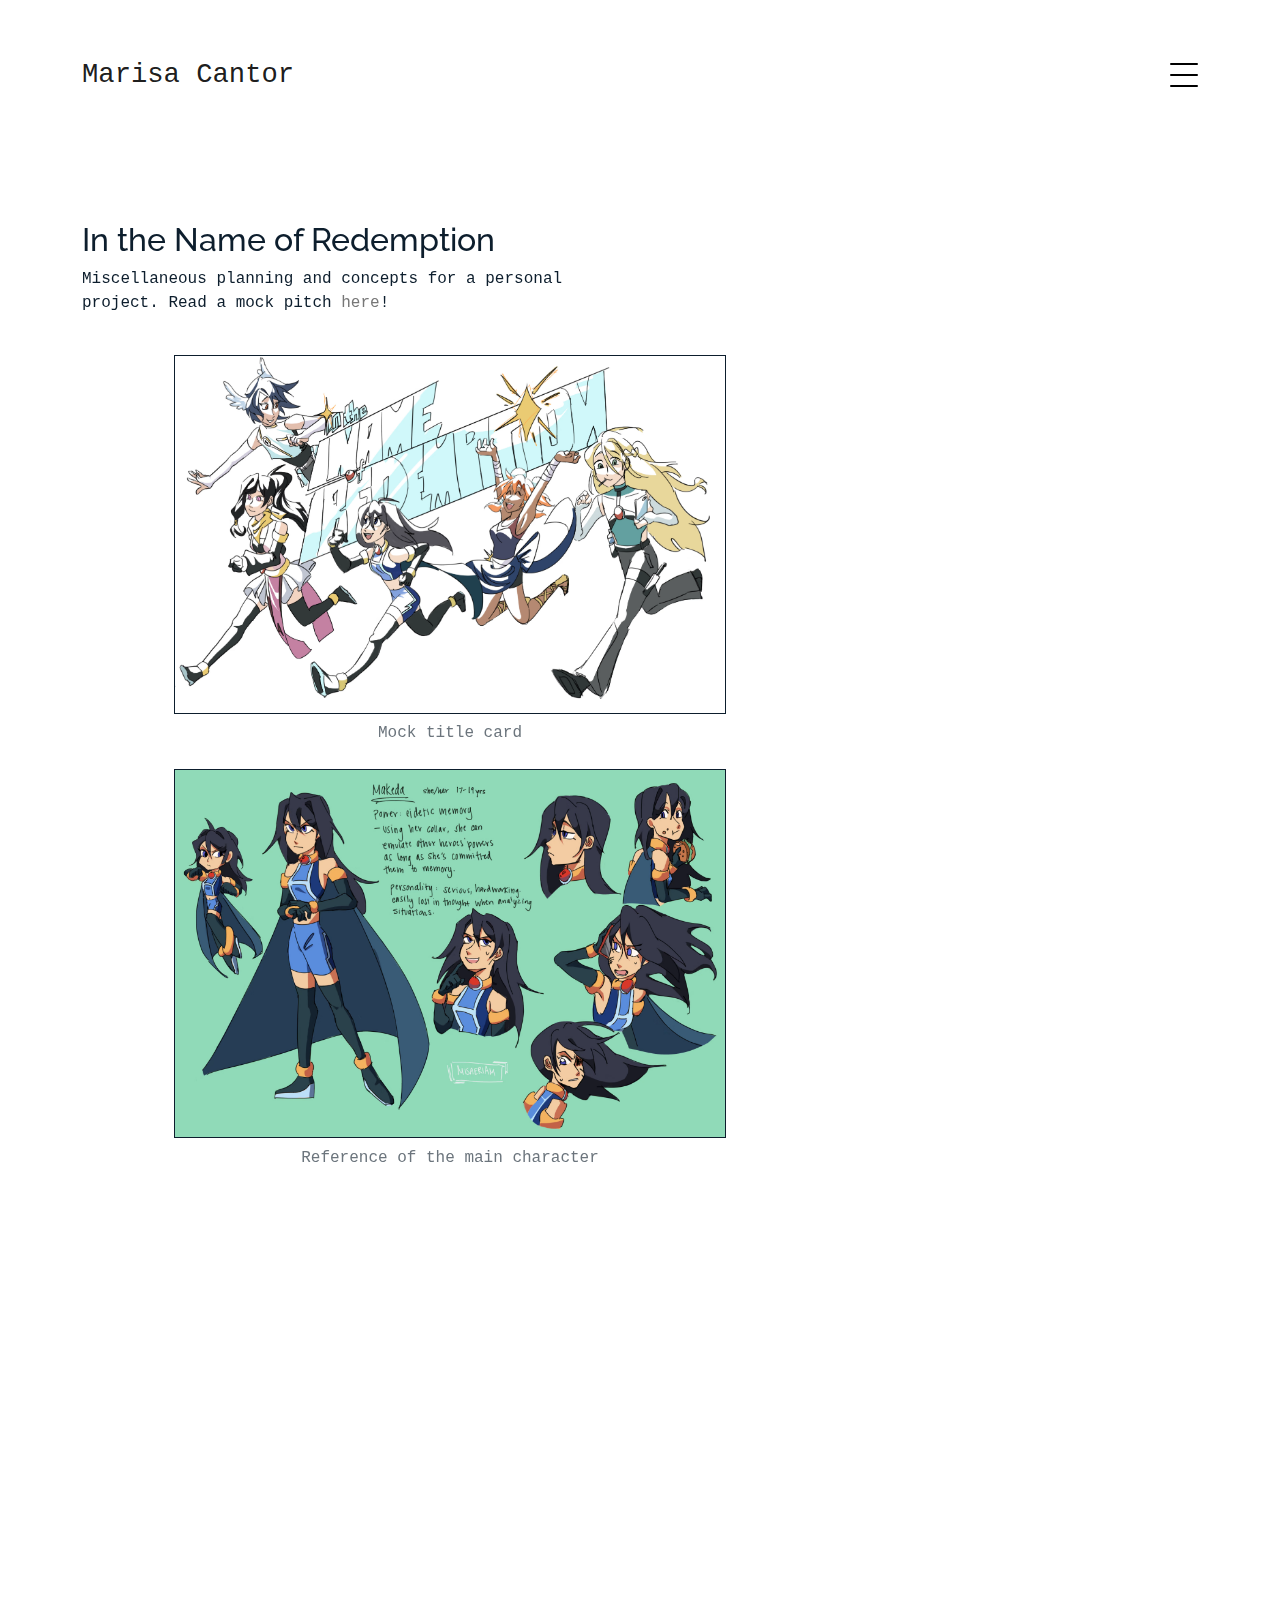
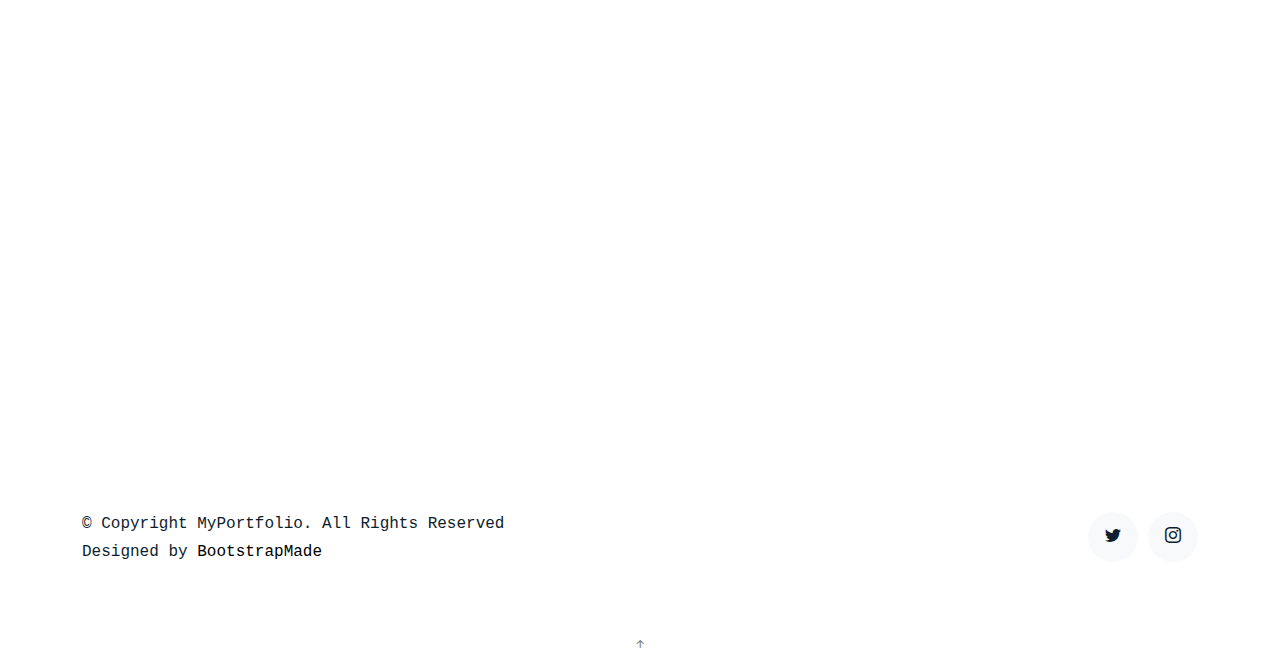
<file: ITNOR.html>
<!DOCTYPE html>
<html lang="en">

<head>
  <meta charset="utf-8">
  <meta content="width=device-width, initial-scale=1.0" name="viewport">

  <title>Marisa Cantor Portfolio</title>
  <meta content="" name="description">
  <meta content="" name="keywords">

  <!-- Favicons -->
  <link href="assets/img/favicon.png" rel="icon">
  <link href="assets/img/apple-touch-icon.png" rel="apple-touch-icon">

  <!-- Google Fonts -->
  <link
    href="https://fonts.googleapis.com/css?family=https://fonts.googleapis.com/css?family=Inconsolata:400,500,600,700|Raleway:400,400i,500,500i,600,600i,700,700i"
    rel="stylesheet">

  <!-- Vendor CSS Files -->
  <link href="assets/vendor/aos/aos.css" rel="stylesheet">
  <link href="assets/vendor/bootstrap/css/bootstrap.min.css" rel="stylesheet">
  <link href="assets/vendor/bootstrap-icons/bootstrap-icons.css" rel="stylesheet">
  <link href="assets/vendor/swiper/swiper-bundle.min.css" rel="stylesheet">

  <!-- Template Main CSS File -->
  <link href="assets/css/style.css" rel="stylesheet">

  <script src="csi.min.js"></script>

  <!-- =======================================================
  * Template Name: MyPortfolio - v4.7.0
  * Template URL: https://bootstrapmade.com/myportfolio-bootstrap-portfolio-website-template/
  * Author: BootstrapMade.com
  * License: https://bootstrapmade.com/license/
  ======================================================== -->
</head>

<body>

  <div data-include="navbar.html"></div>

  <main id="main">

    <section class="section">
      <div class="container">
        <div class="row mb-4 align-items-center">
          <div class="col-md-6" data-aos="fade-up">
            <h2>In the Name of Redemption</h2>
            <p>Miscellaneous planning and concepts for a personal project. Read a mock pitch <a href=https://docs.google.com/presentation/d/1pipCfiD6FKhnx0nFpk9AVhlRV2VVG8VPGBtWbYYj4Oo/edit#slide=id.p>here</a>!</p>
          </div>
        </div>
      </div>

      <!-- Title card -->
      <div class="site-section pb-0">
        <div class="container">
          <div class="row align-items-stretch">
            <div class="col-md-8" data-aos="fade-up">
              <figure>
                <picture>
                  <source srcset="assets/img_avif/itnor_titleCard.avif" type="image/avif" />
                  <source srcset="assets/img_webp/itnor_titleCard.webp" type="image/webp" />
                  <img loading="lazy" decoding="async" src="assets/img/itnor_titleCard.png" alt="ITNOR title card" class="img-fluid">
                </picture>
                <figcaption>
                  <p class="mb-4 caption"><span class="text-muted">Mock title card</span></p>
                </figcaption>

              </figure>
            </div>
            <div class="col-md-3 ml-auto" data-aos="fade-up" data-aos-delay="100">
              <div class="sticky-content">
                <!-- <h3 class="h3">Ashbolt</h3> -->

                <!-- Code to add a longer description <div class="mb-5">
                  <p>Description here</p>
                </div> -->
              </div>
            </div>
          </div>
        </div>
      </div>

      <!-- Makeda ref -->
      <div class="site-section pb-0">
        <div class="container">
          <div class="row align-items-stretch">
            <div class="col-md-8" data-aos="fade-up">
              <figure>
                <picture>
                  <source srcset="assets/img_avif/makedaRef.avif" type="image/avif" />
                  <source srcset="assets/img_webp/makedaRef.webp" type="image/webp" />
                  <img loading="lazy" decoding="async" src="assets/img/makedaRef.png" alt="Makeda ref" class="img-fluid">
                </picture>
                <figcaption>
                  <p class="mb-4 caption"><span class="text-muted">Reference of the main character</span></p>
                </figcaption>

              </figure>
            </div>
            <div class="col-md-3 ml-auto" data-aos="fade-up" data-aos-delay="100">
              <div class="sticky-content">
                <!-- <h3 class="h3">Red</h3> -->

                <!-- Code to add a longer description <div class="mb-5">
                    <p>Description here</p>
                  </div> -->
              </div>
            </div>
          </div>
        </div>
      </div>

      <!-- makeda sketches -->
      <div class="site-section pb-0">
        <div class="container">
          <div class="row align-items-stretch">
            <div class="col-md-8" data-aos="fade-up">
              <figure>
                <picture>
                  <source srcset="assets/img_avif/makeda_sketches.avif" type="image/avif" />
                  <source srcset="assets/img_webp/makeda_sketches.webp" type="image/webp" />
                  <img loading="lazy" decoding="async" src="assets/img/makeda_sketches.png" alt="Makeda sketches" class="img-fluid">
                </picture>
                <figcaption>
                  <p class="mb-4 caption"><span class="text-muted">Explorations of the main character</span></p>
                </figcaption>

              </figure>
            </div>
            <div class="col-md-3 ml-auto" data-aos="fade-up" data-aos-delay="100">
              <div class="sticky-content">
                <!--<h3 class="h3"> drawing title </h3> -->

                <!-- Code to add a longer description <div class="mb-5">
                      <p>Description here</p>
                    </div> -->
              </div>
            </div>
          </div>
        </div>
      </div>

      <!-- MJ Maye Dae -->
      <div class="site-section pb-0">
        <div class="container">
          <div class="row align-items-stretch">
            <div class="col-md-8" data-aos="fade-up">
              <figure>
                <picture>
                  <source srcset="assets/img_avif/minJ_maye_dae.avif" type="image/avif" />
                  <source srcset="assets/img_webp/minJ_maye_dae.webp" type="image/webp" />
                  <img loading="lazy" decoding="async" src="assets/img/minJ_maye_dae.png" alt="Misc. OC sketches" class="img-fluid">
                </picture>
                <figcaption>
                  <p class="mb-4 caption"><span class="text-muted">Miscellaneous character explorations</span></p>
                </figcaption>

              </figure>
            </div>
            <div class="col-md-3 ml-auto" data-aos="fade-up" data-aos-delay="100">
              <div class="sticky-content">
                <!--<h3 class="h3"> drawing title </h3> -->

                <!-- Code to add a longer description <div class="mb-5">
                      <p>Description here</p>
                    </div> -->
              </div>
            </div>
          </div>
        </div>
      </div>

    </section>



  </main><!-- End #main -->

  <!-- ======= Footer ======= -->
  <footer class="footer" role="contentinfo">
    <div class="container">
      <div class="row">
        <div class="col-sm-6">
          <p class="mb-1">&copy; Copyright MyPortfolio. All Rights Reserved</p>
          <div class="credits">
            <!--
            All the links in the footer should remain intact.
            You can delete the links only if you purchased the pro version.
            Licensing information: https://bootstrapmade.com/license/
            Purchase the pro version with working PHP/AJAX contact form: https://bootstrapmade.com/buy/?theme=MyPortfolio
          -->
            Designed by <a href="https://bootstrapmade.com/">BootstrapMade</a>
          </div>
        </div>
        <div class="col-sm-6 social text-md-end">
          <a href="https://twitter.com/saewiam"><span class="bi bi-twitter"></span></a>
          <a href="https://www.instagram.com/saewiam"><span class="bi bi-instagram"></span></a>
        </div>
      </div>
    </div>
  </footer>

  <a href="#" class="back-to-top d-flex align-items-center justify-content-center"><i
      class="bi bi-arrow-up-short"></i></a>

  <!-- Vendor JS Files -->
  <script src="assets/vendor/aos/aos.js"></script>
  <script src="assets/vendor/bootstrap/js/bootstrap.bundle.min.js"></script>
  <script src="assets/vendor/isotope-layout/isotope.pkgd.min.js"></script>
  <script src="assets/vendor/swiper/swiper-bundle.min.js"></script>
  <script src="assets/vendor/php-email-form/validate.js"></script>

  <!-- Template Main JS File -->
  <script src="assets/js/main.js"></script>

</body>

</html>
</file>
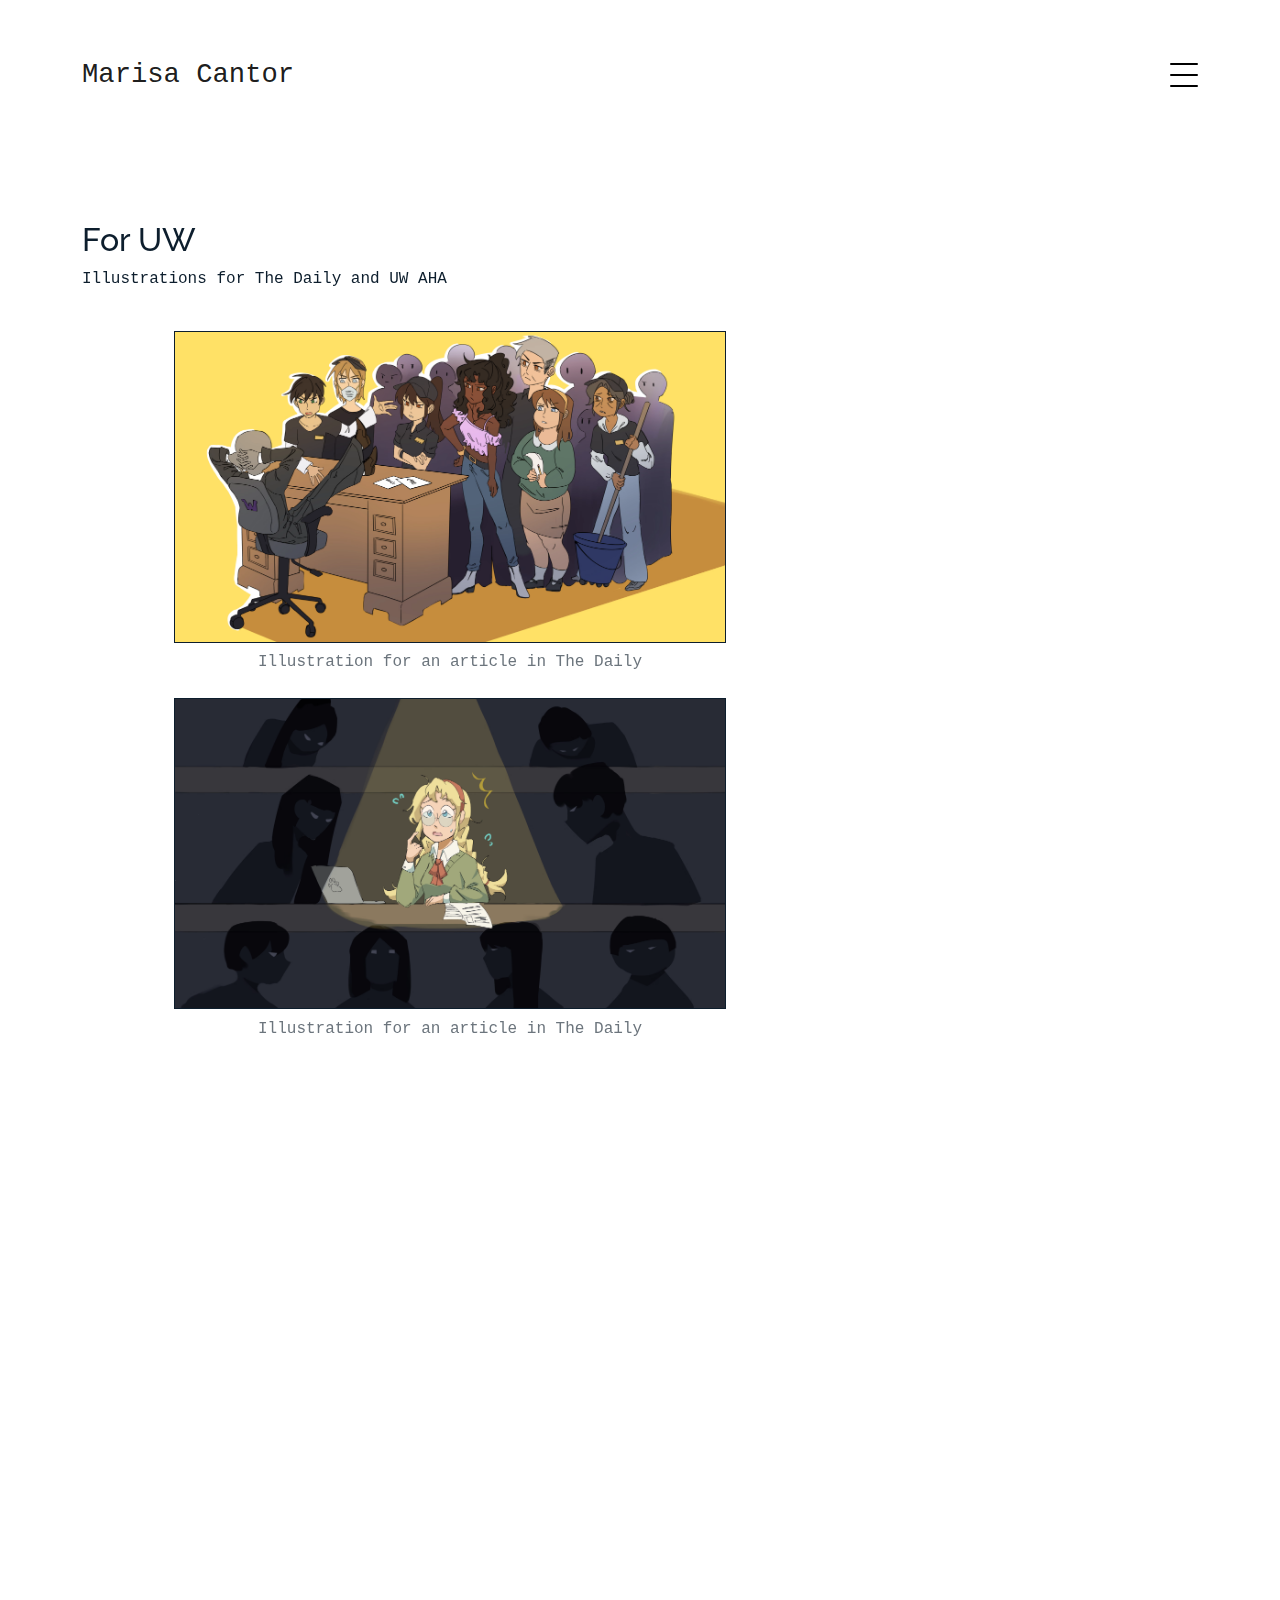
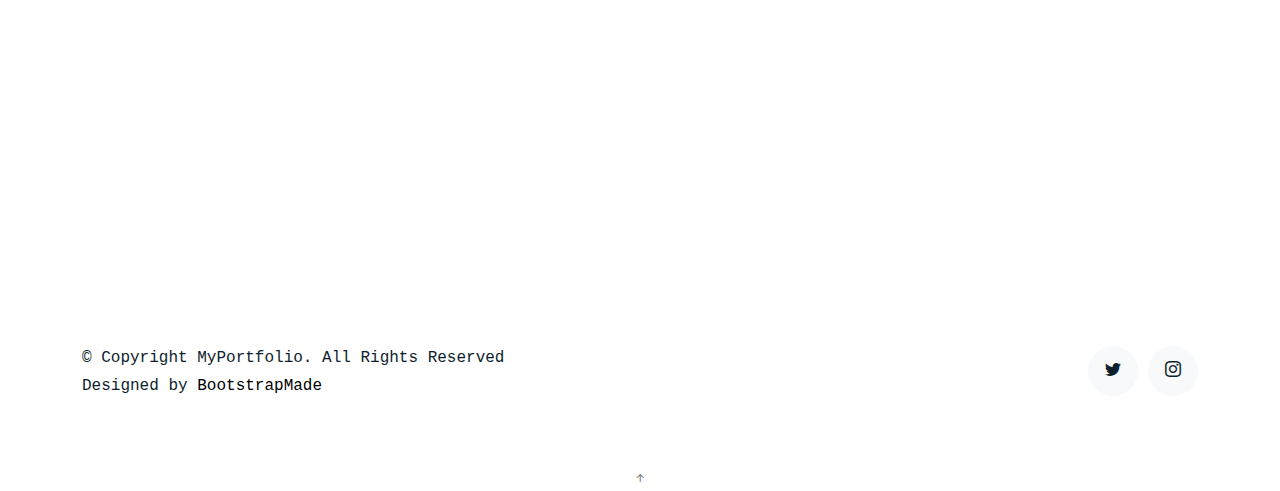
<file: school art.html>
<!DOCTYPE html>
<html lang="en">

<head>
  <meta charset="utf-8">
  <meta content="width=device-width, initial-scale=1.0" name="viewport">

  <title>Marisa Cantor Portfolio</title>
  <meta content="" name="description">
  <meta content="" name="keywords">

  <!-- Favicons -->
  <link href="assets/img/favicon.png" rel="icon">
  <link href="assets/img/apple-touch-icon.png" rel="apple-touch-icon">

  <!-- Google Fonts -->
  <link
    href="https://fonts.googleapis.com/css?family=https://fonts.googleapis.com/css?family=Inconsolata:400,500,600,700|Raleway:400,400i,500,500i,600,600i,700,700i"
    rel="stylesheet">

  <!-- Vendor CSS Files -->
  <link href="assets/vendor/aos/aos.css" rel="stylesheet">
  <link href="assets/vendor/bootstrap/css/bootstrap.min.css" rel="stylesheet">
  <link href="assets/vendor/bootstrap-icons/bootstrap-icons.css" rel="stylesheet">
  <link href="assets/vendor/swiper/swiper-bundle.min.css" rel="stylesheet">

  <!-- Template Main CSS File -->
  <link href="assets/css/style.css" rel="stylesheet">

  <script src="csi.min.js"></script>

  <!-- =======================================================
  * Template Name: MyPortfolio - v4.7.0
  * Template URL: https://bootstrapmade.com/myportfolio-bootstrap-portfolio-website-template/
  * Author: BootstrapMade.com
  * License: https://bootstrapmade.com/license/
  ======================================================== -->
</head>

<body>

  <div data-include="navbar.html"></div>

  <main id="main">

    <section class="section">
      <div class="container">
        <div class="row mb-4 align-items-center">
          <div class="col-md-6" data-aos="fade-up">
            <h2>For UW</h2>
            <p>Illustrations for The Daily and UW AHA</p>
          </div>
        </div>
      </div>

      <!-- Daily1 -->
      <div class="site-section pb-0">
        <div class="container">
          <div class="row align-items-stretch">
            <div class="col-md-8" data-aos="fade-up">
              <figure>
                <picture>
                  <source srcset="assets/img_avif/theDaily1.avif" type="image/avif" />
                  <source srcset="assets/img_webp/theDaily1.webp" type="image/webp" />
                  <img loading="lazy" decoding="async" src="assets/img/theDaily1.png" alt="The Daily illust 1" class="img-fluid">
                </picture>
                <figcaption>
                  <p class="mb-4 caption"><span class="text-muted">Illustration for an article in The Daily</span></p>
                </figcaption>

              </figure>
            </div>
            <div class="col-md-3 ml-auto" data-aos="fade-up" data-aos-delay="100">
              <div class="sticky-content">
                <!-- <h3 class="h3">Ashbolt</h3> -->

                <!-- Code to add a longer description <div class="mb-5">
                  <p>Description here</p>
                </div> -->
              </div>
            </div>
          </div>
        </div>
      </div>

      <!-- Daily2 -->
      <div class="site-section pb-0">
        <div class="container">
          <div class="row align-items-stretch">
            <div class="col-md-8" data-aos="fade-up">
              <figure>
                <picture>
                  <source srcset="assets/img_avif/theDaily2.avif" type="image/avif" />
                  <source srcset="assets/img_webp/theDaily2webp" type="image/webp" />
                  <img loading="lazy" decoding="async" src="assets/img/theDaily2.png" alt="Hu Tao drawing" class="img-fluid">
                </picture>
                <figcaption>
                  <p class="mb-4 caption"><span class="text-muted">Illustration for an article in The Daily</span></p>
                </figcaption>

              </figure>
            </div>
            <div class="col-md-3 ml-auto" data-aos="fade-up" data-aos-delay="100">
              <div class="sticky-content">
                <!-- <h3 class="h3">Red</h3> -->

                <!-- Code to add a longer description <div class="mb-5">
                    <p>Description here</p>
                  </div> -->
              </div>
            </div>
          </div>
        </div>
      </div>

      <!-- AHA Poster -->
      <div class="site-section pb-0">
        <div class="container">
          <div class="row align-items-stretch">
            <div class="col-md-8" data-aos="fade-up">
              <figure>
                <picture>
                  <source srcset="assets/img_avif/ahaposter2.avif" type="image/avif" />
                  <source srcset="assets/img_webp/ahaposter2.webp" type="image/webp" />
                  <img loading="lazy" decoding="async" src="assets/img/ahaposter2.png" alt="AHA Poster" class="img-fluid">
                </picture>
                <figcaption>
                  <p class="mb-4 caption"><span class="text-muted">Promotional poster for AHA @ UW</span></p>
                </figcaption>

              </figure>
            </div>
            <div class="col-md-3 ml-auto" data-aos="fade-up" data-aos-delay="100">
              <div class="sticky-content">
                <!--<h3 class="h3"> drawing title </h3> -->

                <!-- Code to add a longer description <div class="mb-5">
                      <p>Description here</p>
                    </div> -->
              </div>
            </div>
          </div>
        </div>
      </div>

    </section>



  </main><!-- End #main -->

  <!-- ======= Footer ======= -->
  <footer class="footer" role="contentinfo">
    <div class="container">
      <div class="row">
        <div class="col-sm-6">
          <p class="mb-1">&copy; Copyright MyPortfolio. All Rights Reserved</p>
          <div class="credits">
            <!--
            All the links in the footer should remain intact.
            You can delete the links only if you purchased the pro version.
            Licensing information: https://bootstrapmade.com/license/
            Purchase the pro version with working PHP/AJAX contact form: https://bootstrapmade.com/buy/?theme=MyPortfolio
          -->
            Designed by <a href="https://bootstrapmade.com/">BootstrapMade</a>
          </div>
        </div>
        <div class="col-sm-6 social text-md-end">
          <a href="https://twitter.com/saewiam"><span class="bi bi-twitter"></span></a>
          <a href="https://www.instagram.com/saewiam"><span class="bi bi-instagram"></span></a>
        </div>
      </div>
    </div>
  </footer>

  <a href="#" class="back-to-top d-flex align-items-center justify-content-center"><i
      class="bi bi-arrow-up-short"></i></a>

  <!-- Vendor JS Files -->
  <script src="assets/vendor/aos/aos.js"></script>
  <script src="assets/vendor/bootstrap/js/bootstrap.bundle.min.js"></script>
  <script src="assets/vendor/isotope-layout/isotope.pkgd.min.js"></script>
  <script src="assets/vendor/swiper/swiper-bundle.min.js"></script>
  <script src="assets/vendor/php-email-form/validate.js"></script>

  <!-- Template Main JS File -->
  <script src="assets/js/main.js"></script>

</body>

</html>
</file>
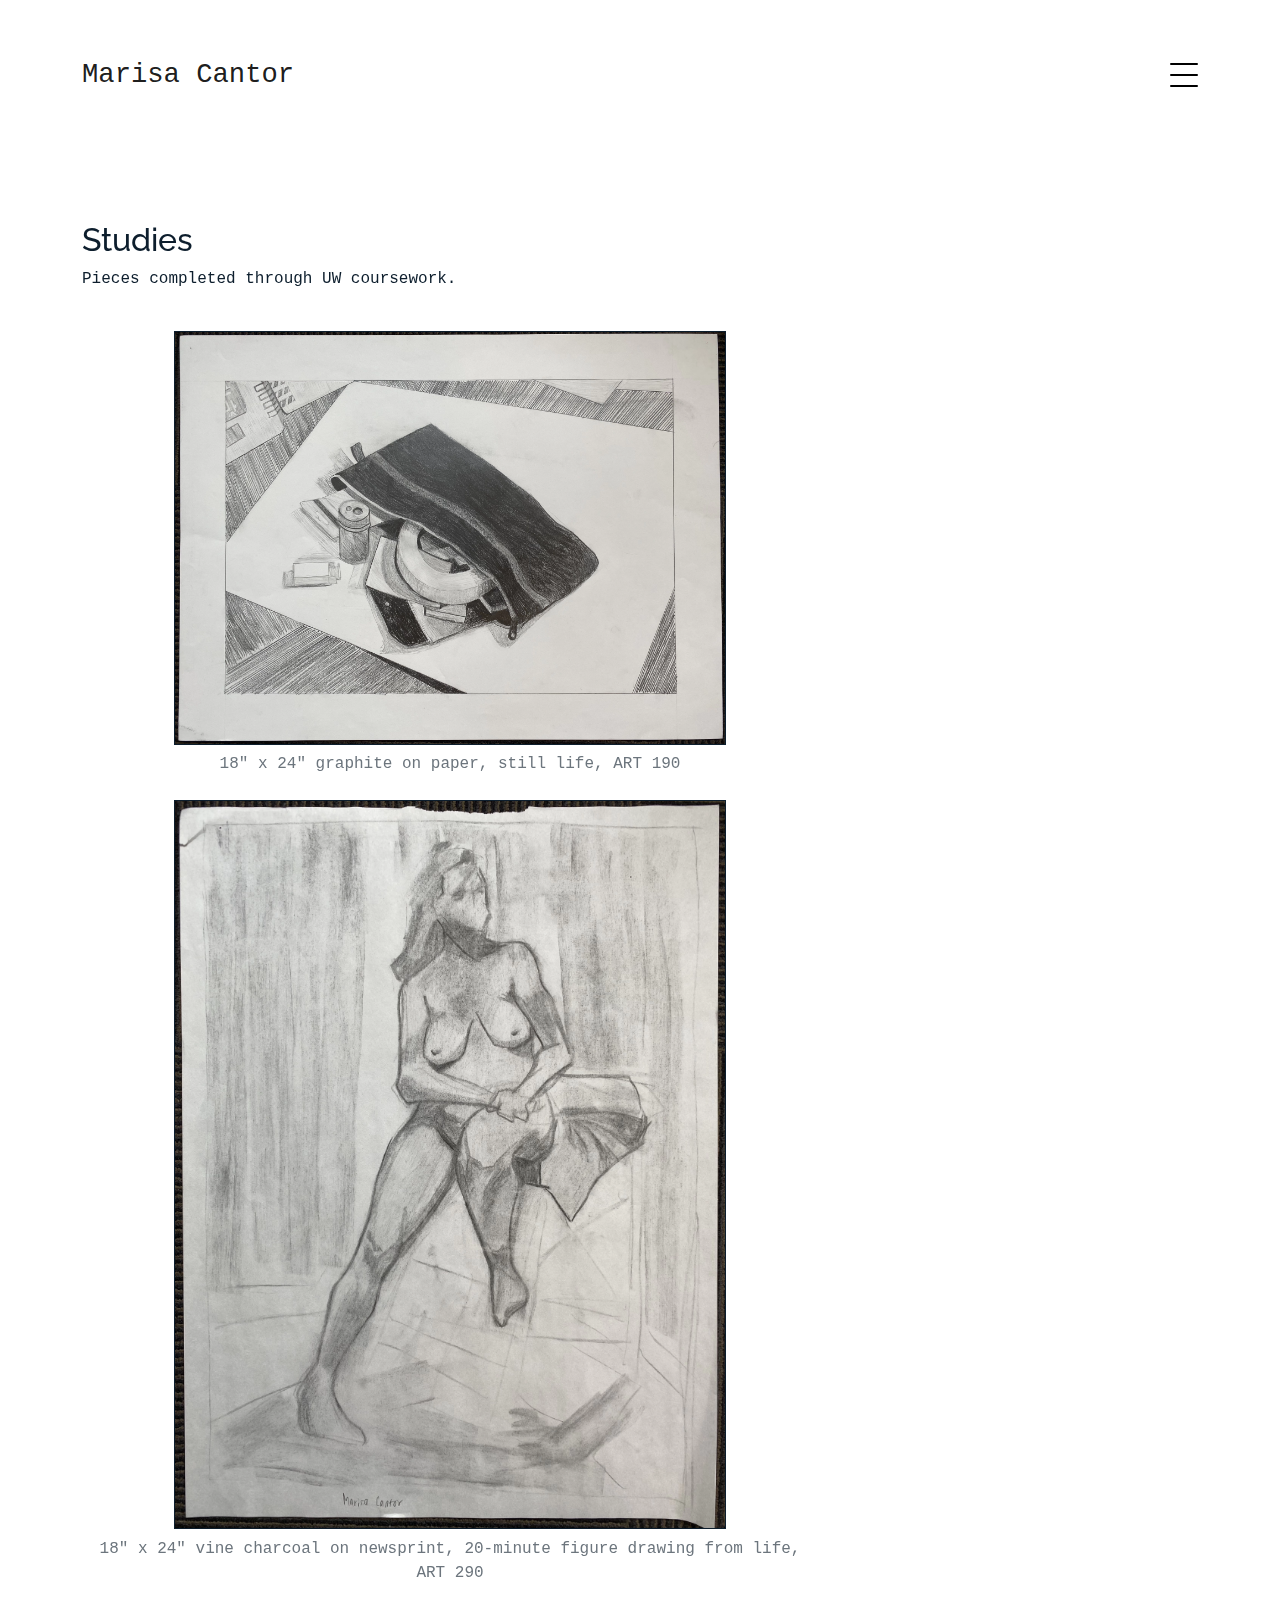
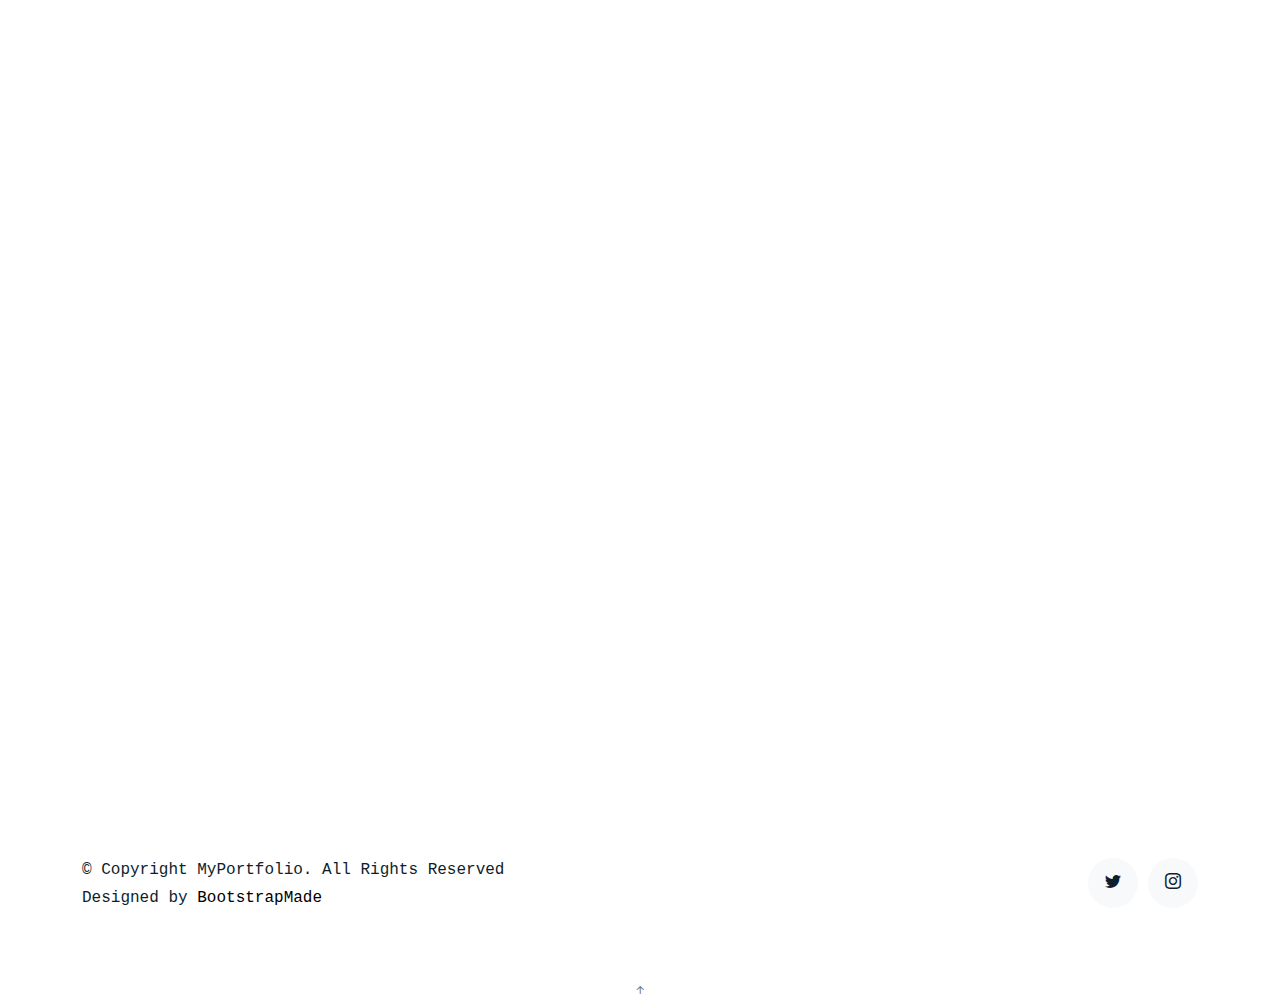
<file: studies.html>
<!DOCTYPE html>
<html lang="en">

<head>
  <meta charset="utf-8">
  <meta content="width=device-width, initial-scale=1.0" name="viewport">

  <title>Marisa Cantor Portfolio</title>
  <meta content="" name="description">
  <meta content="" name="keywords">

  <!-- Favicons -->
  <link href="assets/img/favicon.png" rel="icon">
  <link href="assets/img/apple-touch-icon.png" rel="apple-touch-icon">

  <!-- Google Fonts -->
  <link
    href="https://fonts.googleapis.com/css?family=https://fonts.googleapis.com/css?family=Inconsolata:400,500,600,700|Raleway:400,400i,500,500i,600,600i,700,700i"
    rel="stylesheet">

  <!-- Vendor CSS Files -->
  <link href="assets/vendor/aos/aos.css" rel="stylesheet">
  <link href="assets/vendor/bootstrap/css/bootstrap.min.css" rel="stylesheet">
  <link href="assets/vendor/bootstrap-icons/bootstrap-icons.css" rel="stylesheet">
  <link href="assets/vendor/swiper/swiper-bundle.min.css" rel="stylesheet">

  <!-- Template Main CSS File -->
  <link href="assets/css/style.css" rel="stylesheet">

  <script src="csi.min.js"></script>

  <!-- =======================================================
  * Template Name: MyPortfolio - v4.7.0
  * Template URL: https://bootstrapmade.com/myportfolio-bootstrap-portfolio-website-template/
  * Author: BootstrapMade.com
  * License: https://bootstrapmade.com/license/
  ======================================================== -->
</head>

<body>

  <div data-include="navbar.html"></div>

  <main id="main">

    <section class="section">
      <div class="container">
        <div class="row mb-4 align-items-center">
          <div class="col-md-6" data-aos="fade-up">
            <h2>Studies</h2>
            <p>Pieces completed through UW coursework.</p>
          </div>
        </div>
      </div>

      <!-- 190 still -->
      <div class="site-section pb-0">
        <div class="container">
          <div class="row align-items-stretch">
            <div class="col-md-8" data-aos="fade-up">
              <figure>
                <picture>
                  <source srcset="assets/img_avif/190stillLife.avif" type="image/avif" />
                  <source srcset="assets/img_webp/190stillLife.webp" type="image/webp" />
                  <img loading="lazy" decoding="async" src="assets/img/190stillLife.jpg" alt="190 still life" class="img-fluid">
                </picture>
                <figcaption>
                  <p class="mb-4 caption"><span class="text-muted">18" x 24" graphite on paper, still life, ART 190</span></p>
                </figcaption>

              </figure>
            </div>
            <div class="col-md-3 ml-auto" data-aos="fade-up" data-aos-delay="100">
              <div class="sticky-content">
                <!-- <h3 class="h3">Hu Tao</h3> -->

                <!-- Code to add a longer description <div class="mb-5">
                  <p>Description here</p>
                </div> -->
              </div>
            </div>
          </div>
        </div>
      </div>

      <!-- 290 20min -->
      <div class="site-section pb-0">
        <div class="container">
          <div class="row align-items-stretch">
            <div class="col-md-8" data-aos="fade-up">
              <figure>
                <picture>
                  <source srcset="assets/img_avif/290_20minFigure.avif" type="image/avif" />
                  <source srcset="assets/img_webp/290_20minFigure.webp" type="image/webp" />
                  <img loading="lazy" decoding="async" src="assets/img/290_20minFigure.jpg" alt="290 20min figure" class="img-fluid">
                </picture>
                <figcaption>
                  <p class="mb-4 caption"><span class="text-muted">18" x 24" vine charcoal on newsprint, 20-minute figure drawing from life, ART 290</span>
                  </p>
                </figcaption>

              </figure>
            </div>
            <div class="col-md-3 ml-auto" data-aos="fade-up" data-aos-delay="100">
              <div class="sticky-content">
                <!--<h3 class="h3"> drawing title </h3> -->

                <!-- Code to add a longer description <div class="mb-5">
                      <p>Description here</p>
                    </div> -->
              </div>
            </div>
          </div>
        </div>
      </div>

      <!-- 290 final pt1 -->
      <div class="site-section pb-0">
        <div class="container">
          <div class="row align-items-stretch">
            <div class="col-md-8" data-aos="fade-up">
              <figure>
                <picture>
                  <source srcset="assets/img_avif/290finalPt1.avif" type="image/avif" />
                  <source srcset="assets/img_webp/290finalPt1.webp" type="image/webp" />
                  <img loading="lazy" decoding="async" src="assets/img/290finalPt1.png" alt="290 master study" class="img-fluid">
                </picture>
                <figcaption>
                  <p class="mb-4 caption"><span class="text-muted">18" x 24" graphite on paper, Master study, ART 290</span></p>
                </figcaption>

              </figure>
            </div>
            <div class="col-md-3 ml-auto" data-aos="fade-up" data-aos-delay="100">
              <div class="sticky-content">
                <!--<h3 class="h3"> drawing title </h3> -->

                <!-- Code to add a longer description <div class="mb-5">
                        <p>Description here</p>
                      </div> -->
              </div>
            </div>
          </div>
        </div>
      </div>

      <!-- 290 final pt2 -->
      <div class="site-section pb-0">
        <div class="container">
          <div class="row align-items-stretch">
            <div class="col-md-8" data-aos="fade-up">
              <figure>
                <picture>
                  <source srcset="assets/img_avif/290finalPt2.avif" type="image/avif" />
                  <source srcset="assets/img_webp/290finalPt2.webp" type="image/webp" />
                  <img loading="lazy" decoding="async" src="assets/img/290finalPt2.jpg" alt="290 self portrait" class="img-fluid">
                </picture>
                <figcaption>
                  <p class="mb-4 caption"><span class="text-muted">18" x 24" graphite on paper, Self-portrait from photo and life, ART
                      290</span></p>
                </figcaption>

              </figure>
            </div>
            <div class="col-md-3 ml-auto" data-aos="fade-up" data-aos-delay="100">
              <div class="sticky-content">
                <!--<h3 class="h3"> drawing title </h3> -->

                <!-- Code to add a longer description <div class="mb-5">
                        <p>Description here</p>
                      </div> -->
              </div>
            </div>
          </div>
        </div>
      </div>

      <!-- Skull study -->
      <div class="site-section pb-0">
        <div class="container">
          <div class="row align-items-stretch">
            <div class="col-md-8" data-aos="fade-up">
              <figure>
                <picture>
                  <source srcset="assets/img_avif/290skullStudy2.avif" type="image/avif" />
                  <source srcset="assets/img_webp/290skullStudy2.webp" type="image/webp" />
                  <img loading="lazy" decoding="async" src="assets/img/290skullStudy2.jpg" alt="290 skull study" class="img-fluid">
                </picture>
                <figcaption>
                  <p class="mb-4 caption"><span class="text-muted">18" x 24" graphite on paper, Skull study and self portrait, ART 290</span>
                  </p>
                </figcaption>

              </figure>
            </div>
            <div class="col-md-3 ml-auto" data-aos="fade-up" data-aos-delay="100">
              <div class="sticky-content">
                <!--<h3 class="h3"> drawing title </h3> -->

                <!-- Code to add a longer description <div class="mb-5">
                        <p>Description here</p>
                      </div> -->
              </div>
            </div>
          </div>
        </div>
      </div>

      <!-- 290 figure hw 1-->
      <div class="site-section pb-0">
        <div class="container">
          <div class="row align-items-stretch">
            <div class="col-md-8" data-aos="fade-up">
              <figure>
                <picture>
                  <source srcset="assets/img_avif/290figureHW1.avif" type="image/avif" />
                  <source srcset="assets/img_webp/290figureHW1.webp" type="image/webp" />
                  <img loading="lazy" decoding="async" src="assets/img/290figureHW1.jpg" alt="290 figure set 1" class="img-fluid">
                </picture>
                <figcaption>
                  <p class="mb-4 caption"><span class="text-muted">18" x 24" graphite on paper, Miscellaneous figure drawings, ART
                      290</span></p>
                </figcaption>

              </figure>
            </div>
            <div class="col-md-3 ml-auto" data-aos="fade-up" data-aos-delay="100">
              <div class="sticky-content">
                <!--<h3 class="h3"> drawing title </h3> -->

                <!-- Code to add a longer description <div class="mb-5">
                        <p>Description here</p>
                      </div> -->
              </div>
            </div>
          </div>
        </div>
      </div>

      <!-- hand/foot -->
      <div class="site-section pb-0">
        <div class="container">
          <div class="row align-items-stretch">
            <div class="col-md-8" data-aos="fade-up">
              <figure>
                <picture>
                  <source srcset="assets/img_avif/290footHand.avif" type="image/avif" />
                  <source srcset="assets/img_webp/290footHand.webp" type="image/webp" />
                  <img loading="lazy" decoding="async" src="assets/img/290footHand.jpg" alt="290 foot and hand study" class="img-fluid">
                </picture>
                <figcaption>
                  <p class="mb-4 caption"><span class="text-muted">18" x 24" graphite on paper, Foot and hand study from life, ART
                      290</span></p>
                </figcaption>

              </figure>
            </div>
            <div class="col-md-3 ml-auto" data-aos="fade-up" data-aos-delay="100">
              <div class="sticky-content">
                <!--<h3 class="h3"> drawing title </h3> -->

                <!-- Code to add a longer description <div class="mb-5">
                        <p>Description here</p>
                      </div> -->
              </div>
            </div>
          </div>
        </div>
      </div>

      <!-- first fullbody of woman -->
      <div class="site-section pb-0">
        <div class="container">
          <div class="row align-items-stretch">
            <div class="col-md-8" data-aos="fade-up">
              <figure>
                <picture>
                  <source srcset="assets/img_avif/290lifeStudy1.avif" type="image/avif" />
                  <source srcset="assets/img_webp/290lifeStudy1.webp" type="image/webp" />
                  <img loading="lazy" decoding="async" src="assets/img/290lifeStudy1.png" alt="290 life study 1" class="img-fluid">
                </picture>
                <figcaption>
                  <p class="mb-4 caption"><span class="text-muted">18" x 24" graphite on paper, Study from life, ART 290</span></p>
                </figcaption>

              </figure>
            </div>
            <div class="col-md-3 ml-auto" data-aos="fade-up" data-aos-delay="100">
              <div class="sticky-content">
                <!--<h3 class="h3"> drawing title </h3> -->

                <!-- Code to add a longer description <div class="mb-5">
                        <p>Description here</p>
                      </div> -->
              </div>
            </div>
          </div>
        </div>
      </div>

      <!-- perspective fullbody of woman -->
      <div class="site-section pb-0">
        <div class="container">
          <div class="row align-items-stretch">
            <div class="col-md-8" data-aos="fade-up">
              <figure>
                <picture>
                  <source srcset="assets/img_avif/290lifeStudy2.avif" type="image/avif" />
                  <source srcset="assets/img_webp/290lifeStudy2.webp" type="image/webp" />
                  <img loading="lazy" decoding="async" src="assets/img/290lifeStudy2.png" alt="290 life study 2" class="img-fluid">
                </picture>
                <figcaption>
                  <p class="mb-4 caption"><span class="text-muted">18" x 24" graphite on paper, Study from life, ART 290</span></p>
                </figcaption>

              </figure>
            </div>
            <div class="col-md-3 ml-auto" data-aos="fade-up" data-aos-delay="100">
              <div class="sticky-content">
                <!--<h3 class="h3"> drawing title </h3> -->

                <!-- Code to add a longer description <div class="mb-5">
                        <p>Description here</p>
                      </div> -->
              </div>
            </div>
          </div>
        </div>
      </div>
      
    </section>

  </main><!-- End #main -->

  <!-- ======= Footer ======= -->
  <footer class="footer" role="contentinfo">
    <div class="container">
      <div class="row">
        <div class="col-sm-6">
          <p class="mb-1">&copy; Copyright MyPortfolio. All Rights Reserved</p>
          <div class="credits">
            <!--
            All the links in the footer should remain intact.
            You can delete the links only if you purchased the pro version.
            Licensing information: https://bootstrapmade.com/license/
            Purchase the pro version with working PHP/AJAX contact form: https://bootstrapmade.com/buy/?theme=MyPortfolio
          -->
            Designed by <a href="https://bootstrapmade.com/">BootstrapMade</a>
          </div>
        </div>
        <div class="col-sm-6 social text-md-end">
          <a href="https://twitter.com/saewiam"><span class="bi bi-twitter"></span></a>
          <a href="https://www.instagram.com/saewiam"><span class="bi bi-instagram"></span></a>
        </div>
      </div>
    </div>
  </footer>

  <a href="#" class="back-to-top d-flex align-items-center justify-content-center"><i
      class="bi bi-arrow-up-short"></i></a>

  <!-- Vendor JS Files -->
  <script src="assets/vendor/aos/aos.js"></script>
  <script src="assets/vendor/bootstrap/js/bootstrap.bundle.min.js"></script>
  <script src="assets/vendor/isotope-layout/isotope.pkgd.min.js"></script>
  <script src="assets/vendor/swiper/swiper-bundle.min.js"></script>
  <script src="assets/vendor/php-email-form/validate.js"></script>

  <!-- Template Main JS File -->
  <script src="assets/js/main.js"></script>

</body>

</html>
</file>
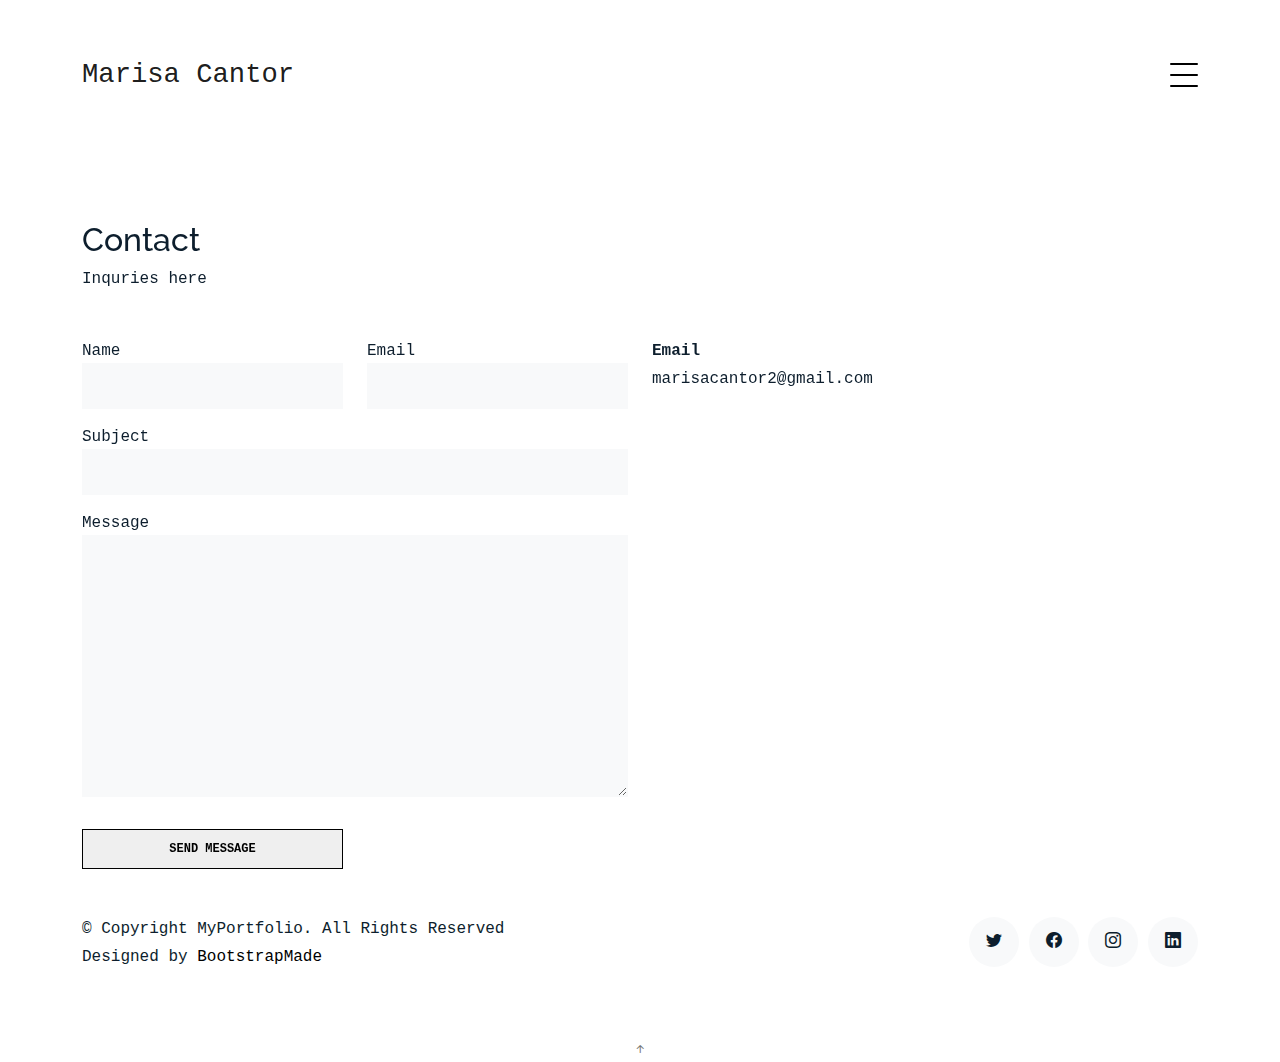
<file: MyPortfolio/contact.html>
<!DOCTYPE html>
<html lang="en">

<head>
  <meta charset="utf-8">
  <meta content="width=device-width, initial-scale=1.0" name="viewport">

  <title>MyPortfolio Bootstrap Template - Contact</title>
  <meta content="" name="description">
  <meta content="" name="keywords">

  <!-- Favicons -->
  <link href="assets/img/favicon.png" rel="icon">
  <link href="assets/img/apple-touch-icon.png" rel="apple-touch-icon">

  <!-- Google Fonts -->
  <link href="https://fonts.googleapis.com/css?family=https://fonts.googleapis.com/css?family=Inconsolata:400,500,600,700|Raleway:400,400i,500,500i,600,600i,700,700i" rel="stylesheet">

  <!-- Vendor CSS Files -->
  <link href="assets/vendor/aos/aos.css" rel="stylesheet">
  <link href="assets/vendor/bootstrap/css/bootstrap.min.css" rel="stylesheet">
  <link href="assets/vendor/bootstrap-icons/bootstrap-icons.css" rel="stylesheet">
  <link href="assets/vendor/swiper/swiper-bundle.min.css" rel="stylesheet">

  <!-- Template Main CSS File -->
  <link href="assets/css/style.css" rel="stylesheet">

  <!-- =======================================================
  * Template Name: MyPortfolio - v4.7.0
  * Template URL: https://bootstrapmade.com/myportfolio-bootstrap-portfolio-website-template/
  * Author: BootstrapMade.com
  * License: https://bootstrapmade.com/license/
  ======================================================== -->
</head>

<body>

    <!-- ======= Navbar ======= -->
    <div class="collapse navbar-collapse custom-navmenu" id="main-navbar">
      <div class="container py-2 py-md-5">
        <div class="row align-items-start">
          <div class="col-md-2">
            <ul class="custom-menu">
              <li><a href="index.html">Home</a></li>
              <li class="active"><a href="about.html">About Me</a></li>
              <li><a href="works.html">Works</a></li>
              <li><a href="contact.html">Contact</a></li>
            </ul>
          </div>
          <div class="col-md-6 d-none d-md-block  mr-auto">
            <div class="tweet d-flex">
              <div>
                <p><em> Welcome to my portfolio! <br> </em></p>
              </div>
            </div>
          </div>
          <div class="col-md-4 d-none d-md-block">
            <h3>Marisa Cantor</h3>
            <p>Student digital artist <br> <a href="#">marisacantor2@gmail.com</a></p>
          </div>
        </div>
  
      </div>
    </div>
  
    <nav class="navbar navbar-light custom-navbar">
      <div class="container">
        <a class="navbar-brand" href="index.html">Marisa Cantor</a>
        <a href="#" class="burger" data-bs-toggle="collapse" data-bs-target="#main-navbar">
          <span></span>
        </a>
      </div>
    </nav>

  <main id="main">

    <section class="section pb-5">
      <div class="container">

        <div class="row mb-5 align-items-end">
          <div class="col-md-6" data-aos="fade-up">
            <h2>Contact</h2>
            <p class="mb-0"> Inquries here
            </p>
          </div>

        </div>

        <div class="row">
          <div class="col-md-6 mb-5 mb-md-0" data-aos="fade-up">

            <form action="forms/contact.php" method="post" role="form" class="php-email-form">

              <div class="row gy-3">
                <div class="col-md-6 form-group">
                  <label for="name">Name</label>
                  <input type="text" name="name" class="form-control" id="name" required>
                </div>
                <div class="col-md-6 form-group">
                  <label for="name">Email</label>
                  <input type="email" class="form-control" name="email" id="email" required>
                </div>
                <div class="col-md-12 form-group">
                  <label for="name">Subject</label>
                  <input type="text" class="form-control" name="subject" id="subject" required>
                </div>
                <div class="col-md-12 form-group">
                  <label for="name">Message</label>
                  <textarea class="form-control" name="message" cols="30" rows="10" required></textarea>
                </div>

                <div class="col-md-12 my-3">
                  <div class="loading">Loading</div>
                  <div class="error-message"></div>
                  <div class="sent-message">Your message has been sent. Thank you!</div>
                </div>

                <div class="col-md-6 mt-0 form-group">
                  <input type="submit" class="readmore d-block w-100" value="Send Message">
                </div>
              </div>

            </form>

          </div>

          <div class="col-md-4 ml-auto order-2" data-aos="fade-up">
            <ul class="list-unstyled">
              <!-- <li class="mb-3">
                <strong class="d-block mb-1">Address</strong>
                <span>203 Fake St. Mountain View, San Francisco, California, USA</span>
              </li>
              <li class="mb-3">
                <strong class="d-block mb-1">Phone</strong>
                <span>+1 232 3235 324</span>
              </li> -->
              <li class="mb-3">
                <strong class="d-block mb-1">Email</strong>
                <span>marisacantor2@gmail.com</span>
              </li>
            </ul>
          </div>

        </div>

      </div>

    </section>

  </main><!-- End #main -->

  <!-- ======= Footer ======= -->
  <footer class="footer" role="contentinfo">
    <div class="container">
      <div class="row">
        <div class="col-sm-6">
          <p class="mb-1">&copy; Copyright MyPortfolio. All Rights Reserved</p>
          <div class="credits">
            <!--
            All the links in the footer should remain intact.
            You can delete the links only if you purchased the pro version.
            Licensing information: https://bootstrapmade.com/license/
            Purchase the pro version with working PHP/AJAX contact form: https://bootstrapmade.com/buy/?theme=MyPortfolio
          -->
            Designed by <a href="https://bootstrapmade.com/">BootstrapMade</a>
          </div>
        </div>
        <div class="col-sm-6 social text-md-end">
          <a href="#"><span class="bi bi-twitter"></span></a>
          <a href="#"><span class="bi bi-facebook"></span></a>
          <a href="#"><span class="bi bi-instagram"></span></a>
          <a href="#"><span class="bi bi-linkedin"></span></a>
        </div>
      </div>
    </div>
  </footer>

  <a href="#" class="back-to-top d-flex align-items-center justify-content-center"><i class="bi bi-arrow-up-short"></i></a>

  <!-- Vendor JS Files -->
  <script src="assets/vendor/aos/aos.js"></script>
  <script src="assets/vendor/bootstrap/js/bootstrap.bundle.min.js"></script>
  <script src="assets/vendor/isotope-layout/isotope.pkgd.min.js"></script>
  <script src="assets/vendor/swiper/swiper-bundle.min.js"></script>
  <script src="assets/vendor/php-email-form/validate.js"></script>

  <!-- Template Main JS File -->
  <script src="assets/js/main.js"></script>

</body>

</html>
</file>
<file: assets/css/style.css>
/**
* Template Name: MyPortfolio - v4.7.0
* Template URL: https://bootstrapmade.com/myportfolio-bootstrap-portfolio-website-template/
* Author: BootstrapMade.com
* License: https://bootstrapmade.com/license/
*/

/*--------------------------------------------------------------
# General
--------------------------------------------------------------*/
body {
  font-family: "Inconsolata", monospace;
  color: #0d1e2d;
}

a {
  color: #777;
  text-decoration: none;
}

a:hover {
  color: #000;
}

h1, h2, h3, h4, h5, h6, .font-heading {
  font-family: "Raleway", sans-serif;
}

.section {
  padding: 7rem 0;
}

.filters a {
  text-decoration: none;
  color: #000;
  display: inline-block;
  padding-left: 10px;
  padding-right: 10px;
  position: relative;
}
.filters a:hover, .filters a:focus, .filters a:active {
  text-decoration: none;
}
.filters a:hover:before {
  content: "";
  position: absolute;
  left: 10px;
  right: 10px;
  bottom: 0;
  height: 1px;
  background-color: #000;
}
.filters a.active {
  color: #000;
}
.filters a.active:before {
  content: "";
  position: absolute;
  left: 10px;
  right: 10px;
  bottom: 0;
  height: 1px;
  background-color: #000;
}

.item {
  border: none;
  margin-bottom: 30px;
}
.item .item-wrap {
  display: block;
  position: relative;
  overflow: hidden;
}
.item .item-wrap:after {
  z-index: 2;
  position: absolute;
  content: "";
  top: 0;
  left: 0;
  right: 0;
  bottom: 0;
  background: rgba(0, 0, 0, 0.4);
  visibility: hidden;
  opacity: 0;
  transition: 0.3s all ease-in-out;
}
.item .item-wrap img {
  transition: 0.3s transform ease;
  transform: scale(1);
}
.item .item-wrap > .work-info {
  position: absolute;
  top: 50%;
  width: 100%;
  text-align: center;
  z-index: 3;
  transform: translateY(-50%);
  color: #fff;
  opacity: 0;
  visibility: hidden;
  margin-top: 20px;
  transition: 0.3s all ease;
}
.item .item-wrap > .work-info h3 {
  font-size: 20px;
  margin-bottom: 0;
}
.item .item-wrap > .work-info span {
  font-size: 14px;
  text-transform: uppercase;
  letter-spacing: 0.2rem;
}
.item .item-wrap:hover {
  text-decoration: none;
}
.item .item-wrap:hover img {
  transform: scale(1.05);
}
.item .item-wrap:hover:after {
  opacity: 1;
  visibility: visible;
}
.item .item-wrap:hover .work-info {
  margin-top: 0px;
  opacity: 1;
  visibility: visible;
}

.testimonial-wrap {
  padding: 50px 50px 80px 50px;
  background: #eceff2;
}
.testimonial-wrap .testimonial {
  text-align: center;
  max-width: 500px;
  margin: 0 auto;
}
.testimonial-wrap .testimonial img {
  border-radius: 50%;
  width: 120px;
  margin: 0 auto 30px auto;
}
.testimonial-wrap .testimonial blockquote p {
  font-size: 20px;
}

.h3 {
  font-size: 20px;
}

.h4 {
  font-size: 16px;
}

.heading {
  font-size: 28px;
}

.readmore {
  display: inline-block;
  border: 1px solid #000;
  padding: 10px 15px;
  font-size: 12px;
  text-transform: uppercase;
  color: #000;
  transition: 0.2s all ease;
  font-weight: 700;
}
.readmore:active, .readmore:focus, .readmore:hover {
  outline: none;
}
.readmore:hover {
  color: #fff;
  text-decoration: none;
  background: #000;
}

.testimonials-slider .swiper-pagination {
  margin-top: -60px;
  position: relative;
}
.testimonials-slider .swiper-pagination .swiper-pagination-bullet {
  width: 12px;
  height: 12px;
  background-color: rgba(13, 30, 45, 0.3);
  opacity: 1;
}
.testimonials-slider .swiper-pagination .swiper-pagination-bullet-active {
  background-color: rgba(13, 30, 45, 0.6);
}

.sticky-content {
  position: sticky;
  position: -webkit-sticky;
  top: 0;
  /* required */
}

.list-line li {
  margin-bottom: 10px;
  position: relative;
  padding-left: 30px;
}
.list-line li:before {
  content: "";
  position: absolute;
  left: 0;
  top: 0.7rem;
  width: 10px;
  height: 2px;
  background: #000;
}

.form-control {
  border-radius: 0;
  background: #f8f9fa;
  border: 1px solid transparent;
  padding-top: 10px !important;
  padding-bottom: 10px !important;
}
.form-control:active, .form-control:focus {
  background: #eff1f4;
  outline: none;
  box-shadow: none;
  border: 1px solid transparent;
}

.custom-progress {
  height: 7px;
  border-radius: 0;
}
.custom-progress .progress-bar {
  background: #000;
}

/* Services */
.services i {
  font-size: 40px;
}
.services h4 {
  padding-top: 10px;
}

/* Contact Form */
.php-email-form .error-message {
  display: none;
  color: #fff;
  background: #ed3c0d;
  text-align: left;
  padding: 15px;
  font-weight: 600;
}
.php-email-form .error-message br + br {
  margin-top: 25px;
}
.php-email-form .sent-message {
  display: none;
  color: #fff;
  background: #18d26e;
  text-align: center;
  padding: 15px;
  font-weight: 600;
}
.php-email-form .loading {
  display: none;
  background: #fff;
  text-align: center;
  padding: 15px;
}
.php-email-form .loading:before {
  content: "";
  display: inline-block;
  border-radius: 50%;
  width: 24px;
  height: 24px;
  margin: 0 10px -6px 0;
  border: 3px solid #18d26e;
  border-top-color: #eee;
  -webkit-animation: animate-loading 1s linear infinite;
  animation: animate-loading 1s linear infinite;
}

@-webkit-keyframes animate-loading {
  0% {
    transform: rotate(0deg);
  }
  100% {
    transform: rotate(360deg);
  }
}

@keyframes animate-loading {
  0% {
    transform: rotate(0deg);
  }
  100% {
    transform: rotate(360deg);
  }
}
/*--------------------------------------------------------------
# Header
--------------------------------------------------------------*/
/* Custom Navmenu */
.custom-navmenu {
  background: #0d1e2d;
}
.custom-navmenu .custom-menu, .custom-navmenu .custom-menu li {
  padding: 0;
  margin: 0;
  list-style: none;
}
.custom-navmenu .custom-menu li {
  margin-bottom: 0;
  font-size: 20px;
}
.custom-navmenu .custom-menu li a {
  color: #fff;
  padding: 10px 0 !important;
}
.custom-navmenu .custom-menu li a:hover {
  text-decoration: none;
}
.custom-navmenu .custom-menu li.active a {
  text-decoration: underline;
}
.custom-navmenu h3 {
  font-size: 20px;
  color: #fff;
}
.custom-navmenu p {
  color: rgba(255, 255, 255, 0.6);
}
.custom-navmenu a {
  color: rgba(255, 255, 255, 0.7);
}
.custom-navmenu a:hover {
  color: #fff;
}

/* Custom Navbar */
.custom-navbar {
  padding-top: 50px;
  width: 100%;
}
@media (max-width: 780px) {
  .custom-navbar > .container {
    padding-right: 0;
    padding-left: 0;
  }
}
.custom-navbar .navbar-brand {
  font-size: 1.7rem;
}

/* Burger */
.burger {
  width: 28px;
  height: 32px;
  cursor: pointer;
  position: relative;
}

.burger:before, .burger span, .burger:after {
  width: 100%;
  height: 2px;
  display: block;
  background: #000;
  border-radius: 2px;
  position: absolute;
  opacity: 1;
}

.burger:before, .burger:after {
  transition: top 0.35s cubic-bezier(0.23, 1, 0.32, 1), transform 0.35s cubic-bezier(0.23, 1, 0.32, 1), opacity 0.35s cubic-bezier(0.23, 1, 0.32, 1), background-color 1.15s cubic-bezier(0.86, 0, 0.07, 1);
  -webkit-transition: top 0.35s cubic-bezier(0.23, 1, 0.32, 1), -webkit-transform 0.35s cubic-bezier(0.23, 1, 0.32, 1), opacity 0.35s cubic-bezier(0.23, 1, 0.32, 1), background-color 1.15s cubic-bezier(0.86, 0, 0.07, 1);
  content: "";
}

.burger:before {
  top: 4px;
}

.burger span {
  top: 15px;
}

.burger:after {
  top: 26px;
}

/* Hover */
.burger:hover:before {
  top: 7px;
}

.burger:hover:after {
  top: 23px;
}

/* Click */
.burger.active span {
  opacity: 0;
}

.burger.active:before, .burger.active:after {
  top: 40%;
}

.burger.active:before {
  transform: rotate(45deg);
}

.burger.active:after {
  transform: rotate(-45deg);
}

.burger:focus {
  outline: none;
}

/*--------------------------------------------------------------
# Footer
--------------------------------------------------------------*/
.footer {
  padding: 0 0 4rem 0;
}
.footer a {
  color: #000;
}

.social a {
  display: inline-block;
  width: 50px;
  height: 50px;
  border-radius: 50%;
  background: #f8f9fa;
  position: relative;
  text-align: center;
  color: #0d1e2d;
}
.social a span {
  display: inline-block;
  left: 50%;
  position: absolute;
  top: 50%;
  transform: translate(-50%, -50%);
}
.social a:hover {
  color: #000;
}



.caption {
  text-align: center;
  padding-top: 1%;
}

.custom1 {
  width: 35%;
}

.custom2 {
  width: 65%;
}

.img-fluid {
  display: block;
  margin: auto;
  width: 75%;
  border: 1.5px solid;
}

.img-fluid-thumb {
  max-width: 100%;
  height: auto;
}
</file>
<file: MyPortfolio/assets/css/style.css>
/**
* Template Name: MyPortfolio - v4.7.0
* Template URL: https://bootstrapmade.com/myportfolio-bootstrap-portfolio-website-template/
* Author: BootstrapMade.com
* License: https://bootstrapmade.com/license/
*/

/*--------------------------------------------------------------
# General
--------------------------------------------------------------*/
body {
  font-family: "Inconsolata", monospace;
  color: #0d1e2d;
}

a {
  color: #777;
  text-decoration: none;
}

a:hover {
  color: #000;
}

h1, h2, h3, h4, h5, h6, .font-heading {
  font-family: "Raleway", sans-serif;
}

.section {
  padding: 7rem 0;
}

.filters a {
  text-decoration: none;
  color: #000;
  display: inline-block;
  padding-left: 10px;
  padding-right: 10px;
  position: relative;
}
.filters a:hover, .filters a:focus, .filters a:active {
  text-decoration: none;
}
.filters a:hover:before {
  content: "";
  position: absolute;
  left: 10px;
  right: 10px;
  bottom: 0;
  height: 1px;
  background-color: #000;
}
.filters a.active {
  color: #000;
}
.filters a.active:before {
  content: "";
  position: absolute;
  left: 10px;
  right: 10px;
  bottom: 0;
  height: 1px;
  background-color: #000;
}

.item {
  border: none;
  margin-bottom: 30px;
}
.item .item-wrap {
  display: block;
  position: relative;
  overflow: hidden;
}
.item .item-wrap:after {
  z-index: 2;
  position: absolute;
  content: "";
  top: 0;
  left: 0;
  right: 0;
  bottom: 0;
  background: rgba(0, 0, 0, 0.4);
  visibility: hidden;
  opacity: 0;
  transition: 0.3s all ease-in-out;
}
.item .item-wrap img {
  transition: 0.3s transform ease;
  transform: scale(1);
}
.item .item-wrap > .work-info {
  position: absolute;
  top: 50%;
  width: 100%;
  text-align: center;
  z-index: 3;
  transform: translateY(-50%);
  color: #fff;
  opacity: 0;
  visibility: hidden;
  margin-top: 20px;
  transition: 0.3s all ease;
}
.item .item-wrap > .work-info h3 {
  font-size: 20px;
  margin-bottom: 0;
}
.item .item-wrap > .work-info span {
  font-size: 14px;
  text-transform: uppercase;
  letter-spacing: 0.2rem;
}
.item .item-wrap:hover {
  text-decoration: none;
}
.item .item-wrap:hover img {
  transform: scale(1.05);
}
.item .item-wrap:hover:after {
  opacity: 1;
  visibility: visible;
}
.item .item-wrap:hover .work-info {
  margin-top: 0px;
  opacity: 1;
  visibility: visible;
}

.testimonial-wrap {
  padding: 50px 50px 80px 50px;
  background: #eceff2;
}
.testimonial-wrap .testimonial {
  text-align: center;
  max-width: 500px;
  margin: 0 auto;
}
.testimonial-wrap .testimonial img {
  border-radius: 50%;
  width: 120px;
  margin: 0 auto 30px auto;
}
.testimonial-wrap .testimonial blockquote p {
  font-size: 20px;
}

.h3 {
  font-size: 20px;
}

.h4 {
  font-size: 16px;
}

.heading {
  font-size: 28px;
}

.readmore {
  display: inline-block;
  border: 1px solid #000;
  padding: 10px 15px;
  font-size: 12px;
  text-transform: uppercase;
  color: #000;
  transition: 0.2s all ease;
  font-weight: 700;
}
.readmore:active, .readmore:focus, .readmore:hover {
  outline: none;
}
.readmore:hover {
  color: #fff;
  text-decoration: none;
  background: #000;
}

.testimonials-slider .swiper-pagination {
  margin-top: -60px;
  position: relative;
}
.testimonials-slider .swiper-pagination .swiper-pagination-bullet {
  width: 12px;
  height: 12px;
  background-color: rgba(13, 30, 45, 0.3);
  opacity: 1;
}
.testimonials-slider .swiper-pagination .swiper-pagination-bullet-active {
  background-color: rgba(13, 30, 45, 0.6);
}

.sticky-content {
  position: sticky;
  position: -webkit-sticky;
  top: 0;
  /* required */
}

.list-line li {
  margin-bottom: 10px;
  position: relative;
  padding-left: 30px;
}
.list-line li:before {
  content: "";
  position: absolute;
  left: 0;
  top: 0.7rem;
  width: 10px;
  height: 2px;
  background: #000;
}

.form-control {
  border-radius: 0;
  background: #f8f9fa;
  border: 1px solid transparent;
  padding-top: 10px !important;
  padding-bottom: 10px !important;
}
.form-control:active, .form-control:focus {
  background: #eff1f4;
  outline: none;
  box-shadow: none;
  border: 1px solid transparent;
}

.custom-progress {
  height: 7px;
  border-radius: 0;
}
.custom-progress .progress-bar {
  background: #000;
}

/* Services */
.services i {
  font-size: 40px;
}
.services h4 {
  padding-top: 10px;
}

/* Contact Form */
.php-email-form .error-message {
  display: none;
  color: #fff;
  background: #ed3c0d;
  text-align: left;
  padding: 15px;
  font-weight: 600;
}
.php-email-form .error-message br + br {
  margin-top: 25px;
}
.php-email-form .sent-message {
  display: none;
  color: #fff;
  background: #18d26e;
  text-align: center;
  padding: 15px;
  font-weight: 600;
}
.php-email-form .loading {
  display: none;
  background: #fff;
  text-align: center;
  padding: 15px;
}
.php-email-form .loading:before {
  content: "";
  display: inline-block;
  border-radius: 50%;
  width: 24px;
  height: 24px;
  margin: 0 10px -6px 0;
  border: 3px solid #18d26e;
  border-top-color: #eee;
  -webkit-animation: animate-loading 1s linear infinite;
  animation: animate-loading 1s linear infinite;
}

@-webkit-keyframes animate-loading {
  0% {
    transform: rotate(0deg);
  }
  100% {
    transform: rotate(360deg);
  }
}

@keyframes animate-loading {
  0% {
    transform: rotate(0deg);
  }
  100% {
    transform: rotate(360deg);
  }
}
/*--------------------------------------------------------------
# Header
--------------------------------------------------------------*/
/* Custom Navmenu */
.custom-navmenu {
  background: #0d1e2d;
}
.custom-navmenu .custom-menu, .custom-navmenu .custom-menu li {
  padding: 0;
  margin: 0;
  list-style: none;
}
.custom-navmenu .custom-menu li {
  margin-bottom: 0;
  font-size: 20px;
}
.custom-navmenu .custom-menu li a {
  color: #fff;
  padding: 10px 0 !important;
}
.custom-navmenu .custom-menu li a:hover {
  text-decoration: none;
}
.custom-navmenu .custom-menu li.active a {
  text-decoration: underline;
}
.custom-navmenu h3 {
  font-size: 20px;
  color: #fff;
}
.custom-navmenu p {
  color: rgba(255, 255, 255, 0.6);
}
.custom-navmenu a {
  color: rgba(255, 255, 255, 0.7);
}
.custom-navmenu a:hover {
  color: #fff;
}

/* Custom Navbar */
.custom-navbar {
  padding-top: 50px;
  width: 100%;
}
@media (max-width: 780px) {
  .custom-navbar > .container {
    padding-right: 0;
    padding-left: 0;
  }
}
.custom-navbar .navbar-brand {
  font-size: 1.7rem;
}

/* Burger */
.burger {
  width: 28px;
  height: 32px;
  cursor: pointer;
  position: relative;
}

.burger:before, .burger span, .burger:after {
  width: 100%;
  height: 2px;
  display: block;
  background: #000;
  border-radius: 2px;
  position: absolute;
  opacity: 1;
}

.burger:before, .burger:after {
  transition: top 0.35s cubic-bezier(0.23, 1, 0.32, 1), transform 0.35s cubic-bezier(0.23, 1, 0.32, 1), opacity 0.35s cubic-bezier(0.23, 1, 0.32, 1), background-color 1.15s cubic-bezier(0.86, 0, 0.07, 1);
  -webkit-transition: top 0.35s cubic-bezier(0.23, 1, 0.32, 1), -webkit-transform 0.35s cubic-bezier(0.23, 1, 0.32, 1), opacity 0.35s cubic-bezier(0.23, 1, 0.32, 1), background-color 1.15s cubic-bezier(0.86, 0, 0.07, 1);
  content: "";
}

.burger:before {
  top: 4px;
}

.burger span {
  top: 15px;
}

.burger:after {
  top: 26px;
}

/* Hover */
.burger:hover:before {
  top: 7px;
}

.burger:hover:after {
  top: 23px;
}

/* Click */
.burger.active span {
  opacity: 0;
}

.burger.active:before, .burger.active:after {
  top: 40%;
}

.burger.active:before {
  transform: rotate(45deg);
}

.burger.active:after {
  transform: rotate(-45deg);
}

.burger:focus {
  outline: none;
}

/*--------------------------------------------------------------
# Footer
--------------------------------------------------------------*/
.footer {
  padding: 0 0 4rem 0;
}
.footer a {
  color: #000;
}

.social a {
  display: inline-block;
  width: 50px;
  height: 50px;
  border-radius: 50%;
  background: #f8f9fa;
  position: relative;
  text-align: center;
  color: #0d1e2d;
}
.social a span {
  display: inline-block;
  left: 50%;
  position: absolute;
  top: 50%;
  transform: translate(-50%, -50%);
}
.social a:hover {
  color: #000;
}
</file>
